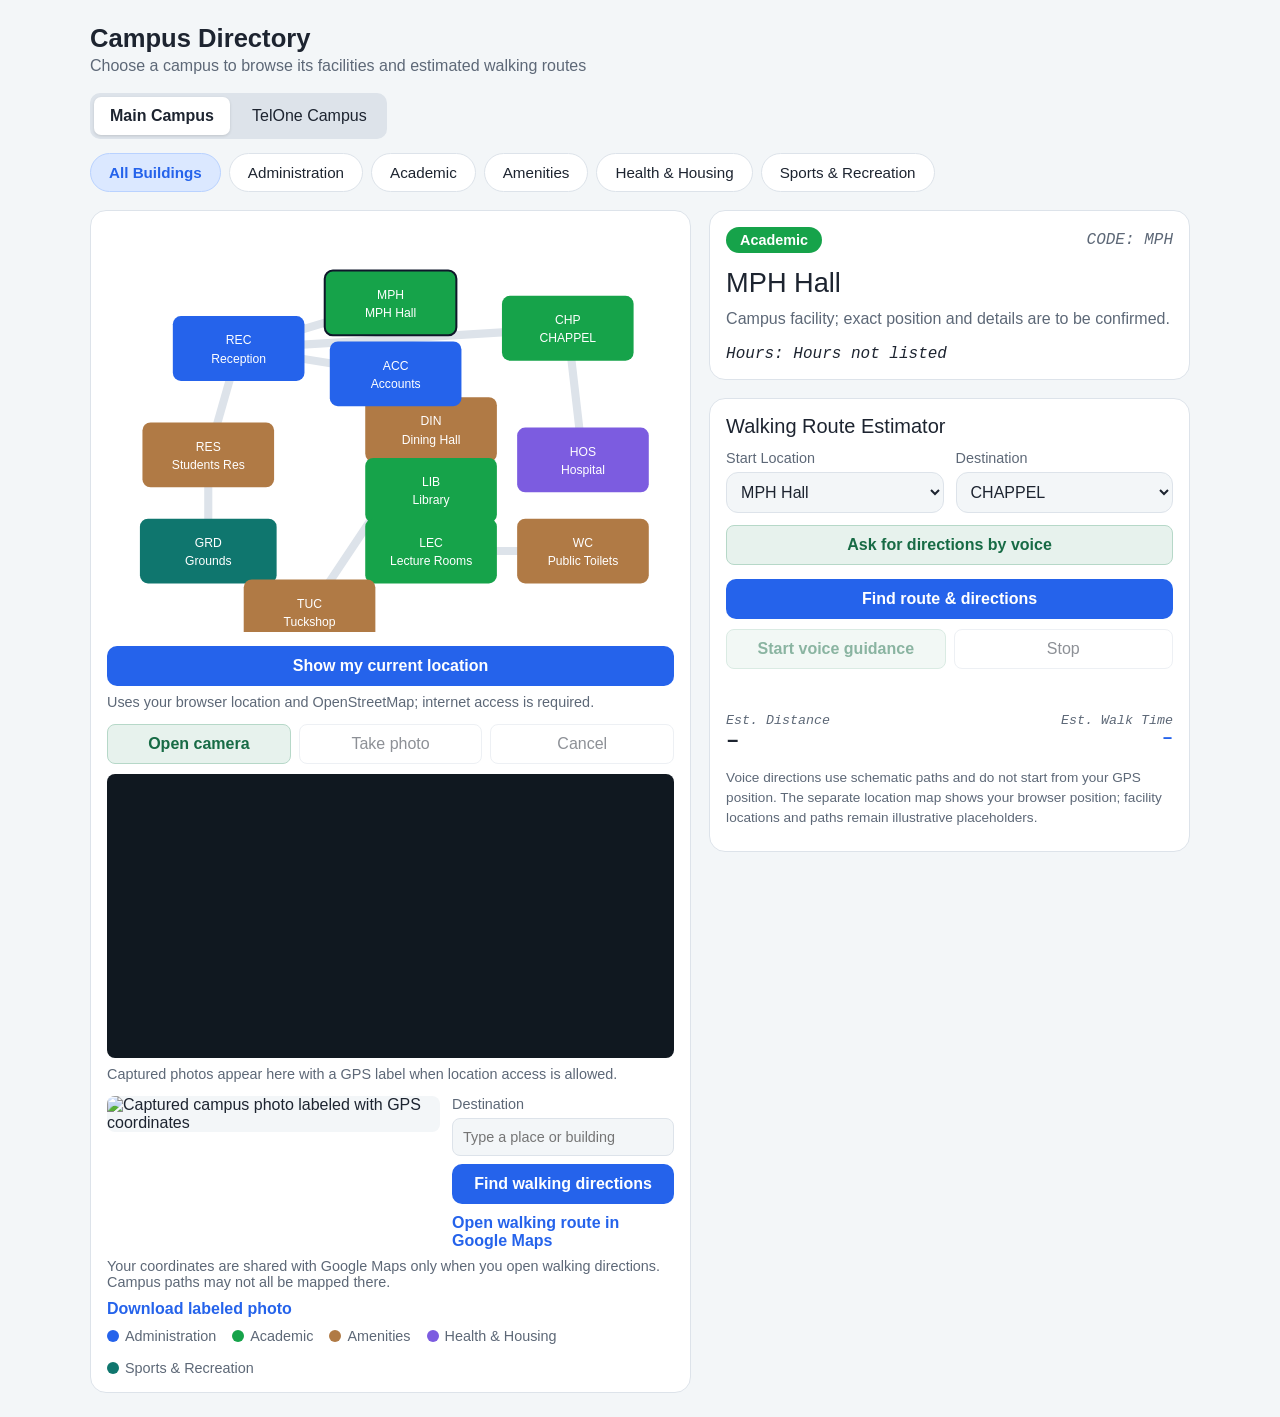
<file: index.html>
<!DOCTYPE html>
<html lang="en">
<head>
<meta charset="UTF-8">
<meta name="viewport" content="width=device-width, initial-scale=1">
<title>Campus Directory</title>
<style>
  :root{
    --bg:#f3f6f8; --card:#ffffff; --text:#1d2430; --muted:#5d6877; --line:#dde3ea;
    --admin:#2563eb; --acad:#16a34a; --amen:#b07a45; --health:#7c5ce0; --sports:#0f766e; --accent:#2563eb;
  }
  @media (prefers-color-scheme: dark){
    :root{--bg:#161b22; --card:#1f262f; --text:#e8edf3; --muted:#9aa6b5; --line:#303a46;}
  }
  *{box-sizing:border-box}
  body{margin:0;background:var(--bg);color:var(--text);font-family:"Segoe UI",Roboto,Helvetica,Arial,sans-serif;padding:24px}
  .wrap{max-width:1100px;margin:0 auto}
  h1{margin:0 0 4px;font-size:1.6rem}
  .sub{color:var(--muted);margin:0 0 18px}
  .tabs{display:flex;flex-wrap:wrap;gap:8px;margin-bottom:18px}
  .tab{border:0;background:var(--card);color:var(--text);padding:10px 18px;border-radius:999px;font-size:.95rem;cursor:pointer;border:1px solid var(--line)}
  .tab.active{background:#dbe8ff;color:var(--accent);font-weight:600;border-color:#b9d2ff}
  .campus-switch{display:flex;gap:6px;padding:4px;margin:0 0 14px;background:var(--line);border-radius:10px;width:max-content;max-width:100%}
  .campus-tab{border:0;border-radius:7px;padding:10px 16px;background:transparent;color:var(--text);font:inherit;cursor:pointer}
  .campus-tab[aria-selected="true"]{background:var(--card);font-weight:600;box-shadow:0 1px 3px #0002}
  .grid{display:grid;grid-template-columns:1.25fr 1fr;gap:18px}
  @media(max-width:820px){.grid{grid-template-columns:1fr}}
  .panel{background:var(--card);border:1px solid var(--line);border-radius:16px;padding:16px}
  svg{width:100%;height:auto;display:block}
  .bld rect{stroke-width:2;stroke:transparent;cursor:pointer;transition:opacity .2s}
  .bld text{fill:#fff;font-size:12px;text-anchor:middle;pointer-events:none}
  .bld.dim{opacity:.18}
  .bld.sel rect{stroke:#0f172a}
  .road{stroke:var(--line);stroke-width:8;stroke-linecap:round;fill:none}
  .route{stroke:var(--accent);stroke-width:3;stroke-dasharray:6 6;fill:none;stroke-linecap:round}
  .legend{display:flex;flex-wrap:wrap;gap:16px;margin-top:10px;color:var(--muted);font-size:.9rem}
  .dot{display:inline-block;width:12px;height:12px;border-radius:50%;margin-right:6px;vertical-align:-1px}
  .badge{display:inline-block;color:#fff;padding:5px 14px;border-radius:999px;font-weight:600;font-size:.9rem}
  .head{display:flex;justify-content:space-between;align-items:center}
  .code{font-family:Consolas,monospace;font-style:italic;color:var(--muted)}
  h2{margin:14px 0 8px;font-size:1.7rem;font-weight:500}
  .desc{color:var(--muted);line-height:1.5;margin:0 0 14px}
  .hours{font-family:Consolas,monospace;font-style:italic}
  h3{margin:0 0 12px;font-weight:500;font-size:1.25rem}
  .sel-row{display:flex;gap:12px}
  .sel-row label{flex:1;font-size:.9rem;color:var(--muted)}
  select{width:100%;margin-top:6px;padding:10px;border-radius:12px;border:1px solid var(--line);background:var(--bg);color:var(--text);font-size:1rem}
  .run-btn{width:100%;margin-top:14px;padding:11px 16px;border:0;border-radius:10px;background:var(--accent);color:#fff;font-size:1rem;font-weight:600;cursor:pointer}
  .run-btn:hover{filter:brightness(.92)}
  .run-btn:focus-visible{outline:3px solid var(--text);outline-offset:3px}
  .voice-controls{display:flex;gap:8px;margin-top:10px}
  .voice-controls button{flex:1;padding:10px;border:1px solid var(--line);border-radius:8px;background:var(--card);color:var(--text);font:inherit;cursor:pointer}
  .request-controls{margin-top:12px}
  .request-controls button{background:#e7f2ed;color:#176b45;border-color:#b6d8c8;font-weight:600}
  .voice-controls button:first-child{background:#e7f2ed;color:#176b45;border-color:#b6d8c8;font-weight:600}
  .voice-controls button:disabled{opacity:.5;cursor:not-allowed}
  .voice-status{min-height:1.4em;margin:8px 0 0;color:var(--muted);font-size:.9rem}
  .location-status{min-height:1.4em;margin:8px 0;color:var(--muted);font-size:.9rem}
  .live-map{width:100%;height:320px;border:1px solid var(--line);border-radius:8px;display:block}
  .camera-preview{display:block;width:100%;max-height:320px;object-fit:contain;margin-top:10px;border-radius:8px;background:#101820}
  .photo-destination{display:grid;grid-template-columns:minmax(0,1.5fr) minmax(180px,1fr);gap:12px;align-items:start;margin-top:10px}
  .location-photo{display:block;width:100%;max-height:320px;object-fit:contain;border-radius:8px;background:var(--bg)}
  .photo-destination label{display:block;color:var(--muted);font-size:.9rem}
  .photo-destination input{width:100%;margin-top:6px;padding:10px;border:1px solid var(--line);border-radius:8px;background:var(--bg);color:var(--text);font:inherit}
  .photo-destination .run-btn{margin-top:8px}
  .photo-link{display:block;margin-top:10px;color:var(--accent);font-weight:600}
  @media(max-width:560px){.photo-destination{grid-template-columns:1fr}}
  .res{display:flex;justify-content:space-between;margin-top:16px;font-family:Consolas,monospace}
  .res small{display:block;font-style:italic;color:var(--muted)}
  .res strong{font-size:1.4rem}
  .res .time{text-align:right}
  .res .time strong{color:var(--accent);font-size:1.15rem}
  .route-note{margin:14px 0 6px;color:var(--muted);font-size:.85rem;line-height:1.45}
  .directions{margin:8px 0 0;padding-left:24px;color:var(--text);line-height:1.5}
  .directions li{padding:5px 0 5px 4px}
  .directions li::marker{color:var(--accent);font-weight:700}
</style>
</head>
<body>
<div class="wrap">
  <h1>Campus Directory</h1>
  <p class="sub">Choose a campus to browse its facilities and estimated walking routes</p>

  <div class="campus-switch" id="campus-switch" role="tablist" aria-label="Choose campus"></div>
  <div class="tabs" id="tabs"></div>

  <div class="grid">
    <div class="panel">
      <svg viewBox="0 0 560 400" id="map" role="img" aria-label="Campus map">
        <g id="roads"></g>
        <path id="route" class="route" d=""/>
        <g id="buildings"></g>
      </svg>
      <button class="run-btn" id="show-location" type="button">Show my current location</button>
      <p class="location-status" id="location-status" aria-live="polite">Uses your browser location and OpenStreetMap; internet access is required.</p>
      <div class="voice-controls">
        <button id="open-camera" type="button">Open camera</button>
        <button id="capture-photo" type="button" disabled>Take photo</button>
        <button id="cancel-camera" type="button" disabled>Cancel</button>
      </div>
      <video class="camera-preview" id="camera-preview" autoplay playsinline muted hidden></video>
      <p class="location-status" id="photo-status" aria-live="polite">Captured photos appear here with a GPS label when location access is allowed.</p>
      <div class="photo-destination">
        <img class="location-photo" id="photo-preview" alt="Captured campus photo labeled with GPS coordinates" hidden>
        <div>
          <label for="photo-destination-input">Destination
            <input id="photo-destination-input" type="text" list="campus-destinations" placeholder="Type a place or building">
          </label>
          <datalist id="campus-destinations"></datalist>
          <button class="run-btn" id="photo-route" type="button" disabled>Find walking directions</button>
          <a class="photo-link" id="external-directions" target="_blank" rel="noopener" hidden>Open walking route in Google Maps</a>
        </div>
      </div>
      <p class="location-status">Your coordinates are shared with Google Maps only when you open walking directions. Campus paths may not all be mapped there.</p>
      <a class="photo-link" id="download-photo" download="campus-location.jpg" hidden>Download labeled photo</a>
      <div id="live-map-container" hidden>
        <iframe class="live-map" id="live-map" title="OpenStreetMap showing your current location" loading="lazy"></iframe>
      </div>
      <div class="legend" id="legend"></div>
    </div>

    <div>
      <div class="panel" id="info" style="margin-bottom:18px"></div>
      <div class="panel">
        <h3>Walking Route Estimator</h3>
        <div class="sel-row">
          <label>Start Location<select id="from"></select></label>
          <label>Destination<select id="to"></select></label>
        </div>
        <div class="voice-controls request-controls">
          <button id="voice-request" type="button" aria-pressed="false">Ask for directions by voice</button>
        </div>
        <button class="run-btn" id="run-route" type="button">Find route &amp; directions</button>
        <div class="voice-controls">
          <button id="speak-route" type="button" disabled>Start voice guidance</button>
          <button id="stop-voice" type="button" disabled>Stop</button>
        </div>
        <p class="voice-status" id="voice-status" aria-live="polite"></p>
        <div class="res" aria-live="polite">
          <div><small>Est. Distance</small><strong id="dist">–</strong></div>
          <div class="time"><small>Est. Walk Time</small><strong id="time">–</strong></div>
        </div>
        <p class="route-note">Voice directions use schematic paths and do not start from your GPS position. The separate location map shows your browser position; facility locations and paths remain illustrative placeholders.</p>
        <ol class="directions" id="directions" aria-live="polite"></ol>
      </div>
    </div>
  </div>
</div>

<script>
const CATS = {
  "Administration":{color:"var(--admin)"},
  "Academic":{color:"var(--acad)"},
  "Amenities":{color:"var(--amen)"},
  "Health & Housing":{color:"var(--health)"},
  "Sports & Recreation":{color:"var(--sports)"}
};
const facility=(code,name,cat,x,y,extra={})=>({code,name,cat,x,y,desc:"Campus facility; exact position and details are to be confirmed.",hours:"Hours not listed",...extra});
let B = [
  facility("MPH","MPH Hall","Academic",280,75),
  facility("CHP","CHAPPEL","Academic",455,100),
  facility("HOS","Hospital","Health & Housing",470,230),
  facility("DIN","Dining Hall","Amenities",320,200),
  facility("GRD","Grounds","Sports & Recreation",100,320,{w:135,h:64}),
  facility("REC","Reception","Administration",130,120),
  facility("ACC","Accounts","Administration",285,145),
  facility("RES","Students Res","Amenities",100,225),
  facility("LIB","Library","Academic",320,260),
  facility("LEC","Lecture Rooms","Academic",320,320),
  facility("WC","Public Toilets","Amenities",470,320),
  facility("TUC","Tuckshop","Amenities",200,380)
];
let PATHS = [["REC","MPH"],["REC","CHP"],["CHP","HOS"],["REC","ACC"],["ACC","DIN"],["DIN","LIB"],["LIB","LEC"],["LEC","WC"],["DIN","TUC"],["REC","RES"],["RES","GRD"],["GRD","TUC"]];
const CAMPUS_DATA = {
  main:{name:"Main Campus",buildings:B,paths:PATHS},
  telone:{
    name:"TelOne Campus",
    buildings:[
      facility("REC","Reception","Administration",130,110),
      facility("GSB","GSB Hall","Academic",310,95),
      facility("PRK","Parking","Amenities",90,250),
      facility("WC","Toilets","Amenities",480,250),
      facility("DIN","Dining Hall","Amenities",285,230),
      facility("LAB","N Labs","Academic",450,120),
      facility("HOS","Hospital","Health & Housing",400,350),
      facility("LIB","Library","Academic",210,345)
    ],
    paths:[["REC","GSB"],["REC","PRK"],["GSB","LAB"],["GSB","DIN"],["PRK","DIN"],["LAB","WC"],["DIN","LIB"],["LIB","HOS"],["WC","HOS"]]
  }
};
let activeCampus="main";
const W=130,H=64, M_PER_UNIT=1.6, WALK_M_PER_MIN=70;
let filter="All Buildings", selected=B[0], tabs=["All Buildings",...Object.keys(CATS)];
let activeRecognition=null;
let currentPosition=null, photoObjectUrl=null, capturedPhotoCanvas=null;
let cameraStream=null;

const $=id=>document.getElementById(id);
const trunc=(s,n)=>s.length>n?s.slice(0,n-1)+"…":s;
const metersBetween=(a,b)=>Math.round(Math.hypot(a.x-b.x,a.y-b.y)*M_PER_UNIT*1.15);

function findRoute(startCode,destinationCode){
  const distances=new Map(B.map(building=>[building.code,Infinity]));
  const previous=new Map();
  const unvisited=new Set(B.map(building=>building.code));
  distances.set(startCode,0);
  while(unvisited.size){
    let currentCode=null;
    for(const code of unvisited){
      if(currentCode===null||distances.get(code)<distances.get(currentCode)) currentCode=code;
    }
    if(currentCode===null||!Number.isFinite(distances.get(currentCode))) break;
    if(currentCode===destinationCode) break;
    unvisited.delete(currentCode);
    for(const [first,second] of PATHS){
      const neighbor=first===currentCode?second:second===currentCode?first:null;
      if(!neighbor||!unvisited.has(neighbor)) continue;
      const current=B.find(building=>building.code===currentCode);
      const next=B.find(building=>building.code===neighbor);
      const candidate=distances.get(currentCode)+Math.hypot(current.x-next.x,current.y-next.y);
      if(candidate<distances.get(neighbor)){
        distances.set(neighbor,candidate);
        previous.set(neighbor,currentCode);
      }
    }
  }
  if(startCode!==destinationCode&&!previous.has(destinationCode)) return [];
  const codes=[destinationCode];
  while(codes[0]!==startCode) codes.unshift(previous.get(codes[0]));
  return codes.map(code=>B.find(building=>building.code===code));
}

function heading(from,to){
  const directions=["east","southeast","south","southwest","west","northwest","north","northeast"];
  const octant=Math.round(Math.atan2(to.y-from.y,to.x-from.x)/(Math.PI/4));
  return directions[(octant+8)%8];
}

function turnAt(previous,current,next){
  const incomingX=current.x-previous.x, incomingY=current.y-previous.y;
  const outgoingX=next.x-current.x, outgoingY=next.y-current.y;
  const cross=incomingX*outgoingY-incomingY*outgoingX;
  if(Math.abs(cross)<1) return "continue straight";
  return cross>0?"turn right":"turn left";
}

function renderDirections(route){
  if(route.length===1){
    $("directions").innerHTML=`<li>You are already at ${route[0].name}.</li>`;
    return;
  }
  const steps=[`Start at ${route[0].name}. Walk ${heading(route[0],route[1])} toward ${route[1].name} for about ${metersBetween(route[0],route[1])} m.`];
  for(let index=1;index<route.length-1;index++){
    const current=route[index], next=route[index+1];
    steps.push(`${turnAt(route[index-1],current,next)} at ${current.name}; continue ${heading(current,next)} toward ${next.name} for about ${metersBetween(current,next)} m.`);
  }
  steps.push(`You have arrived at ${route[route.length-1].name}.`);
  $("directions").innerHTML=steps.map(step=>`<li>${step}</li>`).join("");
}

function startVoiceGuidance(){
  if(!("speechSynthesis" in window)){
    $("voice-status").textContent="Voice guidance is not supported by this browser.";
    return;
  }
  const steps=[...$("directions").querySelectorAll("li")].map(item=>item.textContent);
  if(!steps.length) return;
  speechSynthesis.cancel();
  $("stop-voice").disabled=false;
  let index=0;
  const speakNext=()=>{
    if(index>=steps.length){
      $("voice-status").textContent="Voice directions complete.";
      $("stop-voice").disabled=true;
      return;
    }
    $("voice-status").textContent=`Step ${index+1} of ${steps.length}: ${steps[index]}`;
    const utterance=new SpeechSynthesisUtterance(steps[index]);
    utterance.onend=()=>{index++;speakNext();};
    utterance.onerror=()=>{$("voice-status").textContent="Voice guidance stopped.";$("stop-voice").disabled=true;};
    speechSynthesis.speak(utterance);
  };
  speakNext();
}

function stopVoiceGuidance(){
  if("speechSynthesis" in window) speechSynthesis.cancel();
  $("stop-voice").disabled=true;
  $("voice-status").textContent="Voice guidance stopped.";
}

function handleVoiceRequest(transcript){
  const text=transcript.toLowerCase().replace(/[^a-z0-9\s]/g," ").replace(/\s+/g," ").trim();
  const extraAliases={MPH:["mph"],CHP:["chapel"],RES:["student residence","residences","hostel"],GRD:["sports grounds","field"],TUC:["tuck shop"]};
  const mentions=B.flatMap(building=>[building.name.toLowerCase(),...(extraAliases[building.code]||[])].flatMap(name=>{
    const index=text.indexOf(name);
    return index<0?[]:[{code:building.code,index,end:index+name.length}];
  })).sort((a,b)=>a.index-b.index||b.end-a.end);
  const uniqueMentions=mentions.filter((mention,index)=>mentions.findIndex(item=>item.code===mention.code)===index);
  const fromIndex=text.indexOf("from "), toIndex=text.indexOf("to ");
  let startMention=null, destinationMention=null;
  if(fromIndex>=0&&toIndex>fromIndex){
    startMention=uniqueMentions.find(item=>item.index>=fromIndex+5&&item.index<toIndex);
    destinationMention=uniqueMentions.find(item=>item.index>=toIndex+3);
  }else if(toIndex>=0){
    destinationMention=uniqueMentions.find(item=>item.index>=toIndex+3&&(fromIndex<0||item.index<fromIndex));
    if(fromIndex>=0) startMention=uniqueMentions.find(item=>item.index>=fromIndex+5);
  }else if(uniqueMentions.length===1){
    destinationMention=uniqueMentions[0];
  }
  if(!destinationMention){
    $("voice-status").textContent=`I heard "${transcript}". Try naming a destination, or say "from parking to library."`;
    return;
  }
  if(startMention) $("from").value=startMention.code;
  $("to").value=destinationMention.code;
  selected=B.find(building=>building.code===destinationMention.code);
  drawInfo(); drawMap(); estimate();
}

function startVoiceRequest(){
  if(activeRecognition){
    activeRecognition.stop();
    return;
  }
  const Recognition=window.SpeechRecognition||window.webkitSpeechRecognition;
  if(!Recognition){
    $("voice-status").textContent="Speech input is not supported in this browser. Choose locations from the menus instead.";
    return;
  }
  const recognition=new Recognition();
  activeRecognition=recognition;
  recognition.lang="en-US";
  recognition.interimResults=false;
  recognition.maxAlternatives=1;
  recognition.onstart=()=>{
    $("voice-request").setAttribute("aria-pressed","true");
    $("voice-request").textContent="Stop listening";
    $("voice-status").textContent="Listening for a campus destination.";
  };
  recognition.onresult=event=>{
    const transcript=event.results?.[0]?.[0]?.transcript?.trim();
    if(transcript) handleVoiceRequest(transcript);
    else $("voice-status").textContent="No words were recognized. Try again or type your destination.";
  };
  recognition.onerror=event=>{
    const messages={
      "not-allowed":"Microphone access was denied. Allow microphone access in browser settings and try again.",
      "service-not-allowed":"Speech recognition is blocked by the browser. Check microphone and speech permissions.",
      "no-speech":"No speech was detected. Move closer to the microphone and try again.",
      "audio-capture":"No working microphone was found. Check your device microphone.",
      network:"Speech recognition needs an internet connection. Check your connection and try again.",
      aborted:"Listening stopped.",
      "language-not-supported":"This browser does not support the selected speech language."
    };
    $("voice-status").textContent=messages[event.error]||`Speech recognition failed (${event.error||"unknown error"}). You can choose a destination from the menus.`;
  };
  recognition.onend=()=>{
    if(activeRecognition===recognition){
      activeRecognition=null;
      $("voice-request").setAttribute("aria-pressed","false");
      $("voice-request").textContent="Ask for directions by voice";
    }
  };
  try{
    $("voice-request").setAttribute("aria-pressed","true");
    $("voice-request").textContent="Starting microphone...";
    $("voice-status").textContent="Starting speech recognition...";
    recognition.start();
  }catch(error){
    if(activeRecognition===recognition) activeRecognition=null;
    $("voice-request").setAttribute("aria-pressed","false");
    $("voice-request").textContent="Ask for directions by voice";
    const message=error.name==="NotAllowedError"?"Microphone access was denied. Allow microphone access in browser settings and try again.":"Could not start speech recognition. Check microphone permission and try again.";
    $("voice-status").textContent=message;
  }
}

function showCurrentLocation(){
  if(!navigator.geolocation){
    $("location-status").textContent="Location is not supported by this browser.";
    return;
  }
  const button=$("show-location");
  button.disabled=true;
  $("location-status").textContent="Waiting for location permission...";
  navigator.geolocation.getCurrentPosition(position=>{
    currentPosition=position;
    $("photo-route").disabled=false;
    if(capturedPhotoCanvas){
      const {latitude,longitude}=position.coords;
      renderCapturedPhoto(capturedPhotoCanvas,`GPS: ${latitude.toFixed(6)}, ${longitude.toFixed(6)}`);
    }
    const latitude=position.coords.latitude;
    const longitude=position.coords.longitude;
    const latitudeDelta=0.005;
    const longitudeDelta=latitudeDelta/Math.max(Math.cos(latitude*Math.PI/180),0.2);
    const south=Math.max(-85,latitude-latitudeDelta).toFixed(6);
    const north=Math.min(85,latitude+latitudeDelta).toFixed(6);
    const west=(longitude-longitudeDelta).toFixed(6);
    const east=(longitude+longitudeDelta).toFixed(6);
    const marker=`${latitude.toFixed(6)},${longitude.toFixed(6)}`;
    $("live-map").src=`https://www.openstreetmap.org/export/embed.html?bbox=${west},${south},${east},${north}&layer=mapnik&marker=${marker}`;
    $("live-map-container").hidden=false;
    $("location-status").textContent=`Your location is marked on OpenStreetMap (accuracy about ${Math.round(position.coords.accuracy)} m).`;
    button.disabled=false;
  },error=>{
    const messages={
      1:"Location permission was denied. Allow location access in your browser settings and try again.",
      2:"Your current location is unavailable. Check your device location settings and try again.",
      3:"Location request timed out. Please try again."
    };
    $("location-status").textContent=messages[error.code]||"Could not get your location. Please try again.";
    button.disabled=false;
  },{enableHighAccuracy:true,timeout:15000,maximumAge:0});
}

async function openCamera(){
  if(!navigator.mediaDevices?.getUserMedia){
    $("photo-status").textContent="Camera access is unavailable here. Open this page on HTTPS or localhost and allow camera access.";
    return;
  }
  $("open-camera").disabled=true;
  $("photo-status").textContent="Waiting for camera permission...";
  try{
    cameraStream=await navigator.mediaDevices.getUserMedia({video:{facingMode:{ideal:"environment"}},audio:false});
    const video=$("camera-preview");
    video.srcObject=cameraStream;
    video.hidden=false;
    await video.play();
    $("capture-photo").disabled=false;
    $("cancel-camera").disabled=false;
    $("open-camera").disabled=false;
    $("photo-status").textContent="Camera is on. Position the scene, then take a photo.";
  }catch(error){
    stopCamera();
    const messages={
      NotAllowedError:"Camera permission was denied. Allow camera access in your browser settings and try again.",
      NotFoundError:"No camera was found on this device.",
      NotReadableError:"The camera is busy in another app. Close it there and try again."
    };
    $("photo-status").textContent=messages[error.name]||"Could not open the camera. Try again from HTTPS or localhost.";
  }
}

function stopCamera(){
  if(cameraStream) cameraStream.getTracks().forEach(track=>track.stop());
  cameraStream=null;
  const video=$("camera-preview");
  video.pause();
  video.srcObject=null;
  video.hidden=true;
  $("capture-photo").disabled=true;
  $("cancel-camera").disabled=true;
  $("open-camera").disabled=false;
}

function renderCapturedPhoto(frame,label){
  const stamped=document.createElement("canvas");
  stamped.width=frame.width;
  stamped.height=frame.height;
  const context=stamped.getContext("2d");
  context.drawImage(frame,0,0);
  const bandHeight=Math.max(44,Math.round(frame.height*0.1));
  context.fillStyle="rgba(10,18,24,0.78)";
  context.fillRect(0,frame.height-bandHeight,frame.width,bandHeight);
  context.fillStyle="#ffffff";
  context.font=`${Math.max(16,Math.round(frame.width/42))}px sans-serif`;
  context.fillText(label,16,frame.height-Math.round(bandHeight/3),frame.width-32);
  stamped.toBlob(blob=>{
    if(!blob){
      $("photo-status").textContent="The photo could not be saved. Please try again.";
      return;
    }
    if(photoObjectUrl) URL.revokeObjectURL(photoObjectUrl);
    photoObjectUrl=URL.createObjectURL(blob);
    $("photo-preview").src=photoObjectUrl;
    $("photo-preview").hidden=false;
    $("download-photo").href=photoObjectUrl;
    $("download-photo").hidden=false;
  },"image/jpeg",0.9);
}

function capturePhoto(){
  const video=$("camera-preview");
  if(!cameraStream||!video.videoWidth||!video.videoHeight){
    $("photo-status").textContent="Wait for the camera preview, then try taking the photo again.";
    return;
  }
  const canvas=document.createElement("canvas");
  canvas.width=video.videoWidth;
  canvas.height=video.videoHeight;
  canvas.getContext("2d").drawImage(video,0,0,canvas.width,canvas.height);
  capturedPhotoCanvas=canvas;
  stopCamera();
  $("open-camera").textContent="Retake photo";
  $("photo-status").textContent="Photo captured. Adding GPS coordinates...";
  if(!navigator.geolocation){
    renderCapturedPhoto(canvas,"GPS location unavailable");
    $("photo-status").textContent="Photo captured, but this browser cannot provide a GPS location.";
    return;
  }
  navigator.geolocation.getCurrentPosition(position=>{
    currentPosition=position;
    $("photo-route").disabled=false;
    const {latitude,longitude}=position.coords;
    renderCapturedPhoto(canvas,`GPS: ${latitude.toFixed(6)}, ${longitude.toFixed(6)}`);
    $("photo-status").textContent=`Photo labeled with GPS coordinates (accuracy about ${Math.round(position.coords.accuracy)} m).`;
  },()=>{
    renderCapturedPhoto(canvas,"GPS location unavailable");
    $("photo-status").textContent="Photo captured, but GPS permission or location is unavailable.";
  },{enableHighAccuracy:true,timeout:15000,maximumAge:0});
}

function findWalkingDirections(){
  const destination=$("photo-destination-input").value.trim();
  if(!destination){
    $("photo-status").textContent="Type a destination first.";
    return;
  }
  if(!currentPosition){
    $("photo-status").textContent="Take a photo or show your current location first.";
    return;
  }
  const directionsUrl=new URL("https://www.google.com/maps/dir/");
  directionsUrl.search=new URLSearchParams({
    api:"1",
    origin:`${currentPosition.coords.latitude},${currentPosition.coords.longitude}`,
    destination:`${destination}, ${CAMPUS_DATA[activeCampus].name}, Gweru, Zimbabwe`,
    travelmode:"walking"
  });
  $("external-directions").href=directionsUrl.href;
  $("external-directions").hidden=false;
  $("photo-status").textContent=`Walking directions are ready from your GPS location to ${destination}.`;
}

function updateCampusDestinations(){
  $("campus-destinations").innerHTML=B.map(building=>`<option value="${building.name}"></option>`).join("");
  $("photo-destination-input").value="";
  $("external-directions").hidden=true;
}

function drawTabs(){
  $("tabs").innerHTML=tabs.map(t=>`<button class="tab ${t===filter?'active':''}" data-t="${t}">${t}</button>`).join("");
  $("tabs").querySelectorAll("button").forEach(b=>b.onclick=()=>{filter=b.dataset.t;drawTabs();drawMap();});
}
function drawCampusSwitch(){
  const campusSwitch=$("campus-switch");
  campusSwitch.innerHTML=Object.entries(CAMPUS_DATA).map(([key,campus])=>`<button class="campus-tab" type="button" role="tab" aria-selected="${key===activeCampus}" data-campus="${key}">${campus.name}</button>`).join("");
  campusSwitch.querySelectorAll("button").forEach(button=>button.onclick=()=>{
    activeCampus=button.dataset.campus;
    B=CAMPUS_DATA[activeCampus].buildings;
    PATHS=CAMPUS_DATA[activeCampus].paths;
    filter="All Buildings";
    selected=B[0];
    const options=B.map(building=>`<option value="${building.code}">${building.name}</option>`).join("");
    $("from").innerHTML=options; $("to").innerHTML=options;
    $("from").value=B[0].code; $("to").value=B[1].code;
    updateCampusDestinations();
    drawCampusSwitch(); drawTabs(); drawMap(); drawInfo(); clearEstimate();
  });
}
function drawMap(){
  $("map").setAttribute("aria-label",`${CAMPUS_DATA[activeCampus].name} schematic map`);
  $("roads").innerHTML=PATHS.map(([fromCode,toCode])=>{
    const from=B.find(building=>building.code===fromCode), to=B.find(building=>building.code===toCode);
    return `<path class="road" d="M${from.x} ${from.y} L${to.x} ${to.y}"/>`;
  }).join("");
  $("buildings").innerHTML=B.map(b=>{
    const dim = filter!=="All Buildings" && b.cat!==filter;
    const width=b.w||W, height=b.h||H;
    return `<g class="bld ${dim?'dim':''} ${b===selected?'sel':''}" data-c="${b.code}">
      <rect x="${b.x-width/2}" y="${b.y-height/2}" width="${width}" height="${height}" rx="8" fill="${CATS[b.cat].color}"/>
      <text x="${b.x}" y="${b.y-4}">${b.code}</text>
      <text x="${b.x}" y="${b.y+14}">${trunc(b.name,16)}</text></g>`;
  }).join("");
  $("buildings").querySelectorAll(".bld").forEach(g=>g.onclick=()=>{
    selected=B.find(b=>b.code===g.dataset.c);
    $("from").value=selected.code; drawInfo(); clearEstimate(); drawMap();
  });
}
function drawInfo(){
  const b=selected;
  $("info").innerHTML=`<div class="head"><span class="badge" style="background:${CATS[b.cat].color}">${b.cat}</span><span class="code">CODE: ${b.code}</span></div>
  <h2>${b.name}</h2><p class="desc">${b.desc}</p><div class="hours">Hours: ${b.hours}</div>`;
}
function estimate(){
  if("speechSynthesis" in window) speechSynthesis.cancel();
  $("voice-status").textContent="";
  $("stop-voice").disabled=true;
  const a=B.find(x=>x.code===$("from").value), d=B.find(x=>x.code===$("to").value);
  const route=findRoute(a.code,d.code);
  if(!route.length){
    $("dist").textContent="No route";
    $("time").textContent="–";
    $("route").setAttribute("d","");
    $("directions").innerHTML="<li>No connected campus path was found.</li>";
    $("speak-route").disabled=true;
    return;
  }
  const m=route.slice(1).reduce((total,building,index)=>total+metersBetween(route[index],building),0);
  $("dist").textContent=a===d?"0 m":m+" m";
  $("time").textContent=a===d?"You're here":Math.max(1,Math.round(m/WALK_M_PER_MIN))+" min walk";
  $("route").setAttribute("d",route.length===1?"":`M${route.map(building=>`${building.x} ${building.y}`).join(" L")}`);
  renderDirections(route);
  $("speak-route").disabled=false;
}
function clearEstimate(){
  if("speechSynthesis" in window) speechSynthesis.cancel();
  $("voice-status").textContent="";
  $("speak-route").disabled=true;
  $("stop-voice").disabled=true;
  $("dist").textContent="–";
  $("time").textContent="–";
  $("route").setAttribute("d","");
  $("directions").innerHTML="";
}
function init(){
  const opts=B.map(b=>`<option value="${b.code}">${b.name}</option>`).join("");
  $("from").innerHTML=opts; $("to").innerHTML=opts;
  $("from").value=B[0].code; $("to").value=B[1].code;
  $("from").onchange=()=>{selected=B.find(b=>b.code===$("from").value);drawInfo();drawMap();clearEstimate();};
  $("to").onchange=clearEstimate;
  $("run-route").onclick=estimate;
  $("voice-request").onclick=startVoiceRequest;
  $("show-location").onclick=showCurrentLocation;
  $("open-camera").onclick=openCamera;
  $("capture-photo").onclick=capturePhoto;
  $("cancel-camera").onclick=()=>{stopCamera();$("photo-status").textContent="Camera closed. No photo was taken.";};
  $("photo-route").onclick=findWalkingDirections;
  $("speak-route").onclick=startVoiceGuidance;
  $("stop-voice").onclick=stopVoiceGuidance;
  $("legend").innerHTML=Object.entries(CATS).map(([k,v])=>`<span><i class="dot" style="background:${v.color}"></i>${k}</span>`).join("");
  updateCampusDestinations(); drawCampusSwitch(); drawTabs(); drawMap(); drawInfo(); clearEstimate();
}
init();
</script>
</body>
</html>
</file>
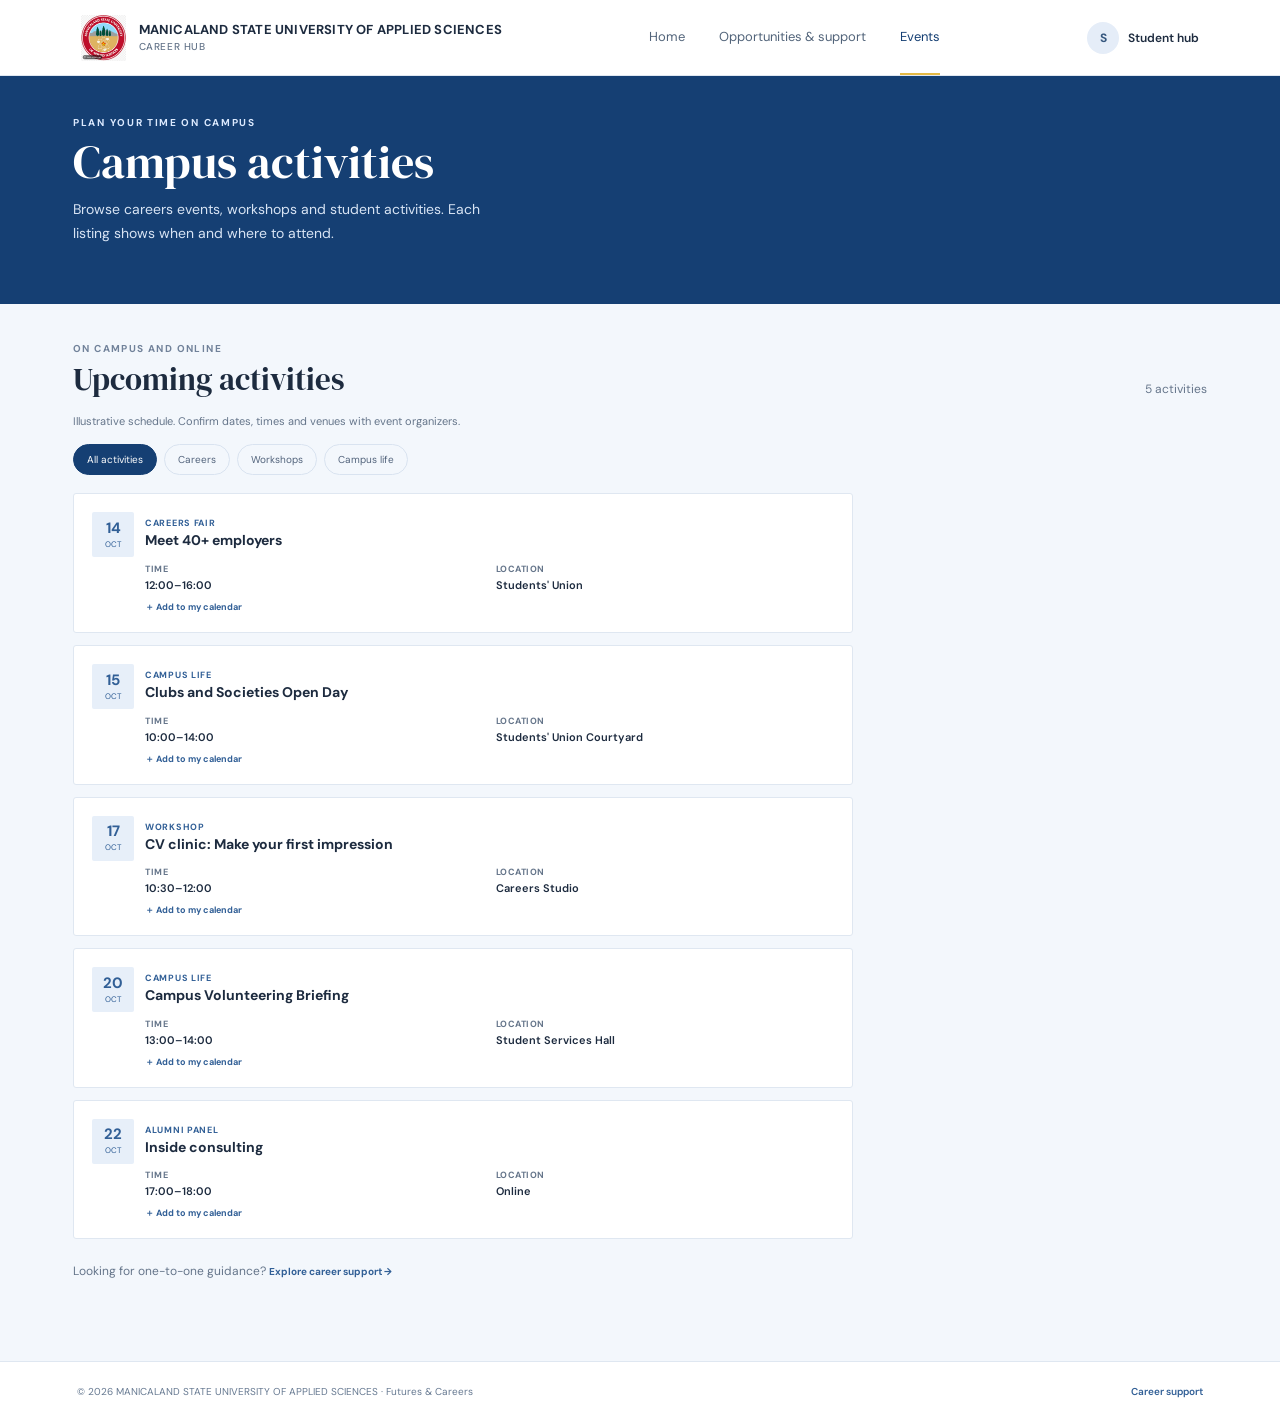
<file: events.html>
<!DOCTYPE html>
<html lang="en">
<head>
	<meta charset="UTF-8">
	<meta name="viewport" content="width=device-width, initial-scale=1.0">
	<meta name="theme-color" content="#153f73">
	<title>Campus Activities | MANICALAND STATE UNIVERSITY OF APPLIED SCIENCES Careers</title>
	<link rel="preconnect" href="https://fonts.googleapis.com">
	<link rel="preconnect" href="https://fonts.gstatic.com" crossorigin>
	<link href="https://fonts.googleapis.com/css2?family=DM+Sans:wght@400;500;600;700&family=DM+Serif+Display&display=swap" rel="stylesheet">
	<link rel="stylesheet" href="238.css">
	<script src="238.js" defer></script>
</head>
<body>
	<header class="topbar">
		<a class="brand" href="238.html" aria-label="MANICALAND STATE UNIVERSITY OF APPLIED SCIENCES Careers home"><img class="brand-logo" src="LOG.jpeg" alt="MANICALAND STATE UNIVERSITY OF APPLIED SCIENCES logo"><span class="brand-name">MANICALAND STATE UNIVERSITY OF APPLIED SCIENCES<span>Career Hub</span></span></a>
		<nav class="nav" aria-label="Main navigation"><a href="238.html">Home</a><a href="opportunities.html">Opportunities &amp; support</a><a class="active" href="events.html" aria-current="page">Events</a></nav>
		<a class="student-link" href="opportunities.html#career-support"><span class="student-avatar" aria-hidden="true">S</span><span>Student hub</span></a>
	</header>
	<section class="page-banner"><div class="page-banner-inner"><p class="eyebrow">Plan your time on campus</p><h1>Campus activities</h1><p class="hero-copy">Browse careers events, workshops and student activities. Each listing shows when and where to attend.</p></div></section>
	<main class="main subpage-main">
		<div class="welcome-row"><div><p class="section-kicker">On campus and online</p><h2>Upcoming activities</h2></div><span class="welcome-note" id="activityCount" aria-live="polite"></span></div>
		<p class="schedule-note">Illustrative schedule. Confirm dates, times and venues with event organizers.</p>
		<div class="filters activity-filters" role="group" aria-label="Filter campus activities">
			<button class="filter-chip activity-filter" type="button" data-activity-filter="all" aria-pressed="true">All activities</button>
			<button class="filter-chip activity-filter" type="button" data-activity-filter="careers" aria-pressed="false">Careers</button>
			<button class="filter-chip activity-filter" type="button" data-activity-filter="workshops" aria-pressed="false">Workshops</button>
			<button class="filter-chip activity-filter" type="button" data-activity-filter="campus" aria-pressed="false">Campus life</button>
		</div>
		<div class="event-list">
			<article class="event activity-card" data-activity-type="careers"><div class="event-date"><b>14</b><span>Oct</span></div><div class="event-content"><span class="activity-kind">Careers fair</span><h3>Meet 40+ employers</h3><div class="activity-details"><p><span>Time</span><strong>12:00–16:00</strong></p><p><span>Location</span><strong>Students' Union</strong></p></div><button class="rsvp" type="button" aria-pressed="false">＋ Add to my calendar</button></div></article>
			<article class="event activity-card" data-activity-type="campus"><div class="event-date"><b>15</b><span>Oct</span></div><div class="event-content"><span class="activity-kind">Campus life</span><h3>Clubs and Societies Open Day</h3><div class="activity-details"><p><span>Time</span><strong>10:00–14:00</strong></p><p><span>Location</span><strong>Students' Union Courtyard</strong></p></div><button class="rsvp" type="button" aria-pressed="false">＋ Add to my calendar</button></div></article>
			<article class="event activity-card" data-activity-type="workshops"><div class="event-date"><b>17</b><span>Oct</span></div><div class="event-content"><span class="activity-kind">Workshop</span><h3>CV clinic: Make your first impression</h3><div class="activity-details"><p><span>Time</span><strong>10:30–12:00</strong></p><p><span>Location</span><strong>Careers Studio</strong></p></div><button class="rsvp" type="button" aria-pressed="false">＋ Add to my calendar</button></div></article>
			<article class="event activity-card" data-activity-type="campus"><div class="event-date"><b>20</b><span>Oct</span></div><div class="event-content"><span class="activity-kind">Campus life</span><h3>Campus Volunteering Briefing</h3><div class="activity-details"><p><span>Time</span><strong>13:00–14:00</strong></p><p><span>Location</span><strong>Student Services Hall</strong></p></div><button class="rsvp" type="button" aria-pressed="false">＋ Add to my calendar</button></div></article>
			<article class="event activity-card" data-activity-type="careers"><div class="event-date"><b>22</b><span>Oct</span></div><div class="event-content"><span class="activity-kind">Alumni panel</span><h3>Inside consulting</h3><div class="activity-details"><p><span>Time</span><strong>17:00–18:00</strong></p><p><span>Location</span><strong>Online</strong></p></div><button class="rsvp" type="button" aria-pressed="false">＋ Add to my calendar</button></div></article>
		</div>
		<div class="empty-state" id="activityEmpty"><strong>No activities in this category.</strong>Choose another activity type to see more.</div>
		<p class="page-next">Looking for one-to-one guidance? <a class="text-link" href="opportunities.html#career-support">Explore career support →</a></p>
	</main>
	<footer><span>© 2026 MANICALAND STATE UNIVERSITY OF APPLIED SCIENCES · Futures &amp; Careers</span><a href="opportunities.html#career-support">Career support</a></footer>
	<div class="toast" id="toast" role="status" aria-live="polite"></div>
</body>
</html>
</file>
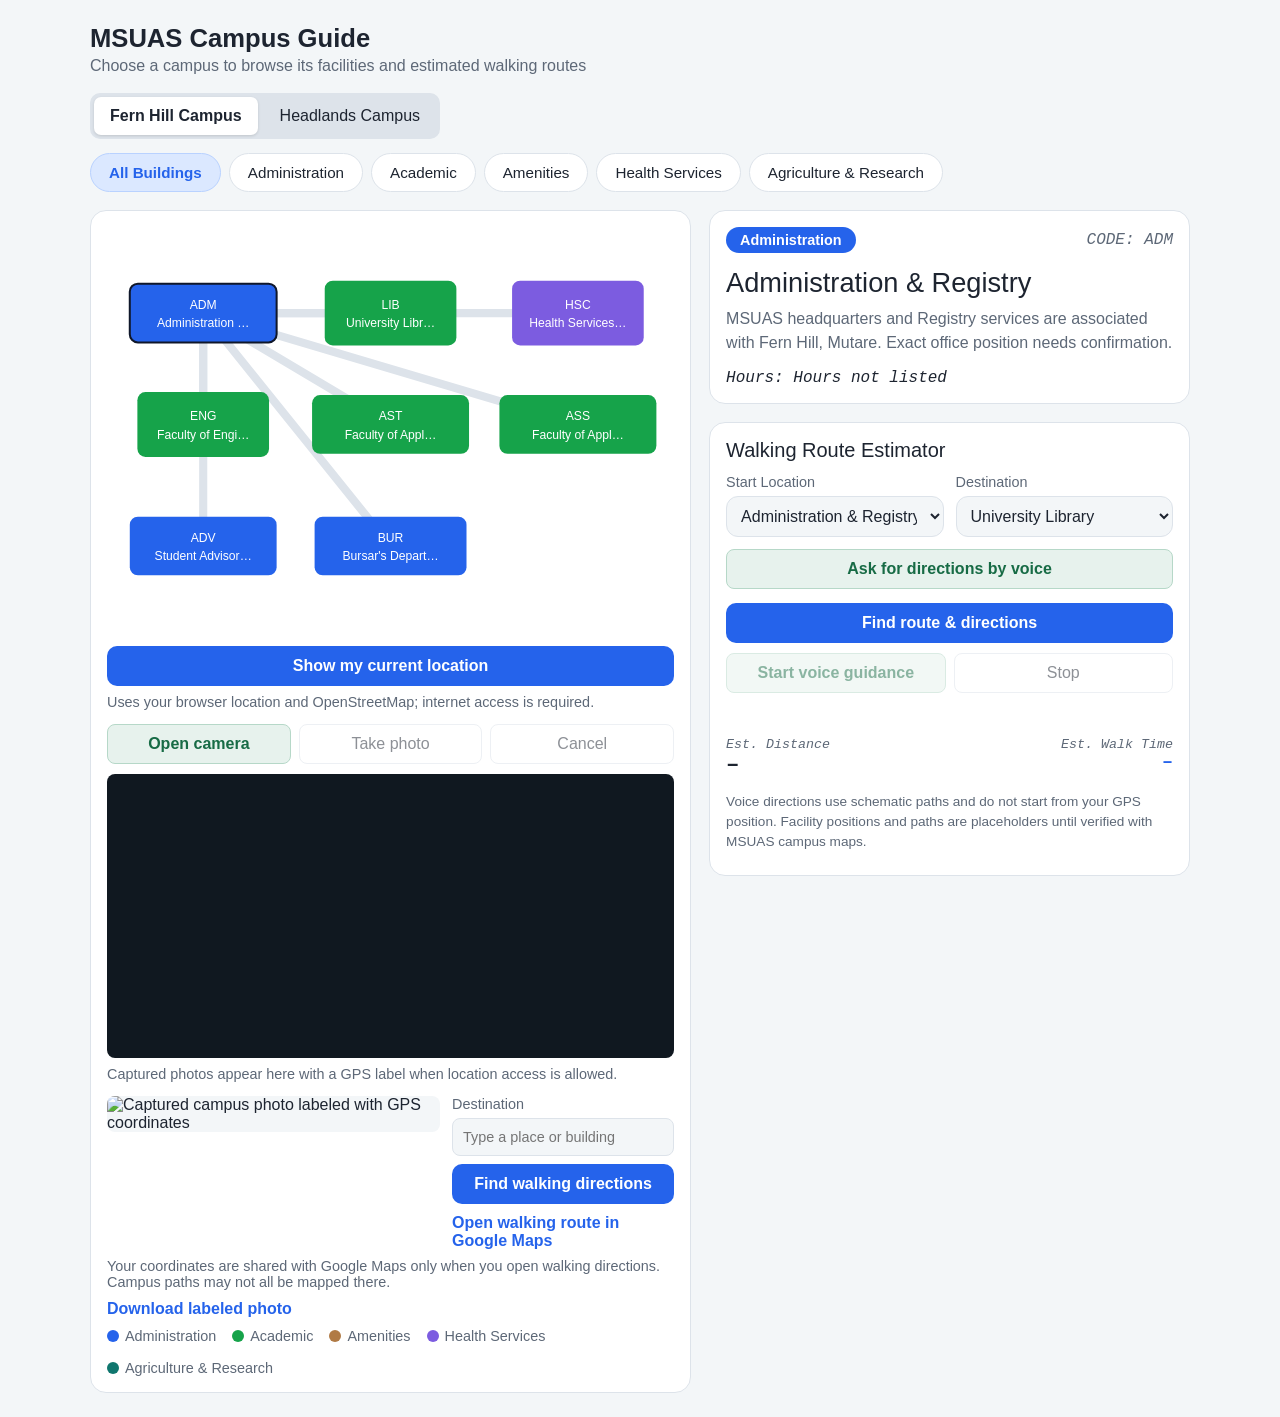
<file: MSU-Campus-Guide.html>
<!DOCTYPE html>
<html lang="en">
<head>
<meta charset="UTF-8">
<meta name="viewport" content="width=device-width, initial-scale=1">
<title>MSUAS Campus Guide</title>
<style>
  :root{
    --bg:#f3f6f8; --card:#ffffff; --text:#1d2430; --muted:#5d6877; --line:#dde3ea;
    --admin:#2563eb; --acad:#16a34a; --amen:#b07a45; --health:#7c5ce0; --research:#0f766e; --accent:#2563eb;
  }
  @media (prefers-color-scheme: dark){
    :root{--bg:#161b22; --card:#1f262f; --text:#e8edf3; --muted:#9aa6b5; --line:#303a46;}
  }
  *{box-sizing:border-box}
  body{margin:0;background:var(--bg);color:var(--text);font-family:"Segoe UI",Roboto,Helvetica,Arial,sans-serif;padding:24px}
  .wrap{max-width:1100px;margin:0 auto}
  h1{margin:0 0 4px;font-size:1.6rem}
  .sub{color:var(--muted);margin:0 0 18px}
  .tabs{display:flex;flex-wrap:wrap;gap:8px;margin-bottom:18px}
  .tab{border:0;background:var(--card);color:var(--text);padding:10px 18px;border-radius:999px;font-size:.95rem;cursor:pointer;border:1px solid var(--line)}
  .tab.active{background:#dbe8ff;color:var(--accent);font-weight:600;border-color:#b9d2ff}
  .campus-switch{display:flex;gap:6px;padding:4px;margin:0 0 14px;background:var(--line);border-radius:10px;width:max-content;max-width:100%}
  .campus-tab{border:0;border-radius:7px;padding:10px 16px;background:transparent;color:var(--text);font:inherit;cursor:pointer}
  .campus-tab[aria-selected="true"]{background:var(--card);font-weight:600;box-shadow:0 1px 3px #0002}
  .grid{display:grid;grid-template-columns:1.25fr 1fr;gap:18px}
  @media(max-width:820px){.grid{grid-template-columns:1fr}}
  .panel{background:var(--card);border:1px solid var(--line);border-radius:16px;padding:16px}
  svg{width:100%;height:auto;display:block}
  .bld rect{stroke-width:2;stroke:transparent;cursor:pointer;transition:opacity .2s}
  .bld text{fill:#fff;font-size:12px;text-anchor:middle;pointer-events:none}
  .bld.dim{opacity:.18}
  .bld.sel rect{stroke:#0f172a}
  .road{stroke:var(--line);stroke-width:8;stroke-linecap:round;fill:none}
  .route{stroke:var(--accent);stroke-width:3;stroke-dasharray:6 6;fill:none;stroke-linecap:round}
  .legend{display:flex;flex-wrap:wrap;gap:16px;margin-top:10px;color:var(--muted);font-size:.9rem}
  .dot{display:inline-block;width:12px;height:12px;border-radius:50%;margin-right:6px;vertical-align:-1px}
  .badge{display:inline-block;color:#fff;padding:5px 14px;border-radius:999px;font-weight:600;font-size:.9rem}
  .head{display:flex;justify-content:space-between;align-items:center}
  .code{font-family:Consolas,monospace;font-style:italic;color:var(--muted)}
  h2{margin:14px 0 8px;font-size:1.7rem;font-weight:500}
  .desc{color:var(--muted);line-height:1.5;margin:0 0 14px}
  .hours{font-family:Consolas,monospace;font-style:italic}
  h3{margin:0 0 12px;font-weight:500;font-size:1.25rem}
  .sel-row{display:flex;gap:12px}
  .sel-row label{flex:1;font-size:.9rem;color:var(--muted)}
  select{width:100%;margin-top:6px;padding:10px;border-radius:12px;border:1px solid var(--line);background:var(--bg);color:var(--text);font-size:1rem}
  .run-btn{width:100%;margin-top:14px;padding:11px 16px;border:0;border-radius:10px;background:var(--accent);color:#fff;font-size:1rem;font-weight:600;cursor:pointer}
  .run-btn:hover{filter:brightness(.92)}
  .run-btn:focus-visible{outline:3px solid var(--text);outline-offset:3px}
  .voice-controls{display:flex;gap:8px;margin-top:10px}
  .voice-controls button{flex:1;padding:10px;border:1px solid var(--line);border-radius:8px;background:var(--card);color:var(--text);font:inherit;cursor:pointer}
  .request-controls{margin-top:12px}
  .request-controls button{background:#e7f2ed;color:#176b45;border-color:#b6d8c8;font-weight:600}
  .voice-controls button:first-child{background:#e7f2ed;color:#176b45;border-color:#b6d8c8;font-weight:600}
  .voice-controls button:disabled{opacity:.5;cursor:not-allowed}
  .voice-status{min-height:1.4em;margin:8px 0 0;color:var(--muted);font-size:.9rem}
  .location-status{min-height:1.4em;margin:8px 0;color:var(--muted);font-size:.9rem}
  .live-map{width:100%;height:320px;border:1px solid var(--line);border-radius:8px;display:block}
  .camera-preview{display:block;width:100%;max-height:320px;object-fit:contain;margin-top:10px;border-radius:8px;background:#101820}
  .photo-destination{display:grid;grid-template-columns:minmax(0,1.5fr) minmax(180px,1fr);gap:12px;align-items:start;margin-top:10px}
  .location-photo{display:block;width:100%;max-height:320px;object-fit:contain;border-radius:8px;background:var(--bg)}
  .photo-destination label{display:block;color:var(--muted);font-size:.9rem}
  .photo-destination input{width:100%;margin-top:6px;padding:10px;border:1px solid var(--line);border-radius:8px;background:var(--bg);color:var(--text);font:inherit}
  .photo-destination .run-btn{margin-top:8px}
  .photo-link{display:block;margin-top:10px;color:var(--accent);font-weight:600}
  @media(max-width:560px){.photo-destination{grid-template-columns:1fr}}
  .res{display:flex;justify-content:space-between;margin-top:16px;font-family:Consolas,monospace}
  .res small{display:block;font-style:italic;color:var(--muted)}
  .res strong{font-size:1.4rem}
  .res .time{text-align:right}
  .res .time strong{color:var(--accent);font-size:1.15rem}
  .route-note{margin:14px 0 6px;color:var(--muted);font-size:.85rem;line-height:1.45}
  .directions{margin:8px 0 0;padding-left:24px;color:var(--text);line-height:1.5}
  .directions li{padding:5px 0 5px 4px}
  .directions li::marker{color:var(--accent);font-weight:700}
</style>
</head>
<body>
<div class="wrap">
  <h1>MSUAS Campus Guide</h1>
  <p class="sub">Choose a campus to browse its facilities and estimated walking routes</p>

  <div class="campus-switch" id="campus-switch" role="tablist" aria-label="Choose campus"></div>
  <div class="tabs" id="tabs"></div>

  <div class="grid">
    <div class="panel">
      <svg viewBox="0 0 560 400" id="map" role="img" aria-label="Campus map">
        <g id="roads"></g>
        <path id="route" class="route" d=""/>
        <g id="buildings"></g>
      </svg>
      <button class="run-btn" id="show-location" type="button">Show my current location</button>
      <p class="location-status" id="location-status" aria-live="polite">Uses your browser location and OpenStreetMap; internet access is required.</p>
      <div class="voice-controls">
        <button id="open-camera" type="button">Open camera</button>
        <button id="capture-photo" type="button" disabled>Take photo</button>
        <button id="cancel-camera" type="button" disabled>Cancel</button>
      </div>
      <video class="camera-preview" id="camera-preview" autoplay playsinline muted hidden></video>
      <p class="location-status" id="photo-status" aria-live="polite">Captured photos appear here with a GPS label when location access is allowed.</p>
      <div class="photo-destination">
        <img class="location-photo" id="photo-preview" alt="Captured campus photo labeled with GPS coordinates" hidden>
        <div>
          <label for="photo-destination-input">Destination
            <input id="photo-destination-input" type="text" list="campus-destinations" placeholder="Type a place or building">
          </label>
          <datalist id="campus-destinations"></datalist>
          <button class="run-btn" id="photo-route" type="button" disabled>Find walking directions</button>
          <a class="photo-link" id="external-directions" target="_blank" rel="noopener" hidden>Open walking route in Google Maps</a>
        </div>
      </div>
      <p class="location-status">Your coordinates are shared with Google Maps only when you open walking directions. Campus paths may not all be mapped there.</p>
      <a class="photo-link" id="download-photo" download="campus-location.jpg" hidden>Download labeled photo</a>
      <div id="live-map-container" hidden>
        <iframe class="live-map" id="live-map" title="OpenStreetMap showing your current location" loading="lazy"></iframe>
      </div>
      <div class="legend" id="legend"></div>
    </div>

    <div>
      <div class="panel" id="info" style="margin-bottom:18px"></div>
      <div class="panel">
        <h3>Walking Route Estimator</h3>
        <div class="sel-row">
          <label>Start Location<select id="from"></select></label>
          <label>Destination<select id="to"></select></label>
        </div>
        <div class="voice-controls request-controls">
          <button id="voice-request" type="button" aria-pressed="false">Ask for directions by voice</button>
        </div>
        <button class="run-btn" id="run-route" type="button">Find route &amp; directions</button>
        <div class="voice-controls">
          <button id="speak-route" type="button" disabled>Start voice guidance</button>
          <button id="stop-voice" type="button" disabled>Stop</button>
        </div>
        <p class="voice-status" id="voice-status" aria-live="polite"></p>
        <div class="res" aria-live="polite">
          <div><small>Est. Distance</small><strong id="dist">–</strong></div>
          <div class="time"><small>Est. Walk Time</small><strong id="time">–</strong></div>
        </div>
        <p class="route-note">Voice directions use schematic paths and do not start from your GPS position. Facility positions and paths are placeholders until verified with MSUAS campus maps.</p>
        <ol class="directions" id="directions" aria-live="polite"></ol>
      </div>
    </div>
  </div>
</div>

<script>
const CATS = {
  "Administration":{color:"var(--admin)"},
  "Academic":{color:"var(--acad)"},
  "Amenities":{color:"var(--amen)"},
  "Health Services":{color:"var(--health)"},
  "Agriculture & Research":{color:"var(--research)"}
};
const facility=(code,name,cat,x,y,extra={})=>({code,name,cat,x,y,desc:"Campus facility; exact position and details are to be confirmed.",hours:"Hours not listed",...extra});
let B = [
  facility("ADM","Administration & Registry","Administration",95,85,{w:145,h:58,desc:"MSUAS headquarters and Registry services are associated with Fern Hill, Mutare. Exact office position needs confirmation."}),
  facility("LIB","University Library","Academic",280,85,{desc:"The official MSUAS Library serves learning and research. Confirm its exact building entrance on campus."}),
  facility("HSC","Health Services Clinic","Health Services",465,85,{desc:"MSUAS lists an on-campus Health Services clinic at Fern Hill. Confirm the clinic entrance before publishing routes."}),
  facility("ENG","Faculty of Engineering","Academic",95,195,{desc:"Official MSUAS faculty destination. The map position is schematic; confirm the faculty office location."}),
  facility("AST","Faculty of Applied Science & Technology","Academic",280,195,{w:155,h:58,desc:"Official MSUAS faculty destination. The map position is schematic; confirm the faculty office location."}),
  facility("ASS","Faculty of Applied Social Sciences","Academic",465,195,{w:155,h:58,desc:"Official MSUAS faculty destination. The map position is schematic; confirm the faculty office location."}),
  facility("ADV","Student Advisory Office","Administration",95,315,{w:145,h:58,desc:"MSUAS lists no on-campus accommodation; Student Advisory can direct students to the university's off-campus housing information."}),
  facility("BUR","Bursar's Department","Administration",280,315,{w:150,h:58,desc:"MSUAS lists the Bursar's Department. Confirm the office location before publishing."})
];
let PATHS = [["ADM","LIB"],["ADM","HSC"],["ADM","ENG"],["ADM","AST"],["ADM","ASS"],["ADM","ADV"],["ADM","BUR"]];
const CAMPUS_DATA = {
  fernhill:{name:"Fern Hill Campus",mapDestination:"Fern Hill, Mutare, Zimbabwe",buildings:B,paths:PATHS},
  headlands:{
    name:"Headlands Campus",
    mapDestination:"Headlands, Makoni District, Zimbabwe",
    buildings:[
      facility("HUB","Agricultural Innovation Hub","Academic",280,70,{w:170,h:58,desc:"Headlands is MSUAS's agricultural innovation hub. The marker is schematic; confirm visitor access and the correct entrance."}),
      facility("AES","Faculty of Agricultural Science & Environmental Sustainability","Academic",95,185,{w:160,h:58,desc:"Official MSUAS faculty destination associated here with Headlands' agricultural focus. Confirm its exact building location."}),
      facility("ABM","Faculty of Agribusiness Management","Academic",465,185,{w:155,h:58,desc:"Official MSUAS faculty destination associated here with Headlands' agricultural focus. Confirm its exact building location."}),
      facility("CROP","Crop Production & Irrigation Fields","Agriculture & Research",95,310,{w:165,h:58,desc:"MSUAS reports crop production and irrigation projects at Headlands. Field access and walking routes must be confirmed."}),
      facility("CONS","Game Park & Conservancy","Agriculture & Research",465,310,{w:160,h:58,desc:"MSUAS reports a Headlands game park and conservancy project. Access may be restricted; confirm permission before visiting."}),
      facility("API","Apiary & Animal Husbandry Projects","Agriculture & Research",280,350,{w:180,h:58,desc:"MSUAS reports apiary and animal husbandry projects at Headlands. Confirm locations and access with the university."})
    ],
    paths:[["HUB","AES"],["HUB","ABM"],["HUB","CROP"],["HUB","CONS"],["HUB","API"]]
  }
};
let activeCampus="fernhill";
const W=130,H=64, M_PER_UNIT=1.6, WALK_M_PER_MIN=70;
let filter="All Buildings", selected=B[0], tabs=["All Buildings",...Object.keys(CATS)];
let activeRecognition=null;
let currentPosition=null, photoObjectUrl=null, capturedPhotoCanvas=null;
let cameraStream=null;

const $=id=>document.getElementById(id);
const trunc=(s,n)=>s.length>n?s.slice(0,n-1)+"…":s;
const metersBetween=(a,b)=>Math.round(Math.hypot(a.x-b.x,a.y-b.y)*M_PER_UNIT*1.15);

function findRoute(startCode,destinationCode){
  const distances=new Map(B.map(building=>[building.code,Infinity]));
  const previous=new Map();
  const unvisited=new Set(B.map(building=>building.code));
  distances.set(startCode,0);
  while(unvisited.size){
    let currentCode=null;
    for(const code of unvisited){
      if(currentCode===null||distances.get(code)<distances.get(currentCode)) currentCode=code;
    }
    if(currentCode===null||!Number.isFinite(distances.get(currentCode))) break;
    if(currentCode===destinationCode) break;
    unvisited.delete(currentCode);
    for(const [first,second] of PATHS){
      const neighbor=first===currentCode?second:second===currentCode?first:null;
      if(!neighbor||!unvisited.has(neighbor)) continue;
      const current=B.find(building=>building.code===currentCode);
      const next=B.find(building=>building.code===neighbor);
      const candidate=distances.get(currentCode)+Math.hypot(current.x-next.x,current.y-next.y);
      if(candidate<distances.get(neighbor)){
        distances.set(neighbor,candidate);
        previous.set(neighbor,currentCode);
      }
    }
  }
  if(startCode!==destinationCode&&!previous.has(destinationCode)) return [];
  const codes=[destinationCode];
  while(codes[0]!==startCode) codes.unshift(previous.get(codes[0]));
  return codes.map(code=>B.find(building=>building.code===code));
}

function heading(from,to){
  const directions=["east","southeast","south","southwest","west","northwest","north","northeast"];
  const octant=Math.round(Math.atan2(to.y-from.y,to.x-from.x)/(Math.PI/4));
  return directions[(octant+8)%8];
}

function turnAt(previous,current,next){
  const incomingX=current.x-previous.x, incomingY=current.y-previous.y;
  const outgoingX=next.x-current.x, outgoingY=next.y-current.y;
  const cross=incomingX*outgoingY-incomingY*outgoingX;
  if(Math.abs(cross)<1) return "continue straight";
  return cross>0?"turn right":"turn left";
}

function renderDirections(route){
  if(route.length===1){
    $("directions").innerHTML=`<li>You are already at ${route[0].name}.</li>`;
    return;
  }
  const steps=[`Start at ${route[0].name}. Walk ${heading(route[0],route[1])} toward ${route[1].name} for about ${metersBetween(route[0],route[1])} m.`];
  for(let index=1;index<route.length-1;index++){
    const current=route[index], next=route[index+1];
    steps.push(`${turnAt(route[index-1],current,next)} at ${current.name}; continue ${heading(current,next)} toward ${next.name} for about ${metersBetween(current,next)} m.`);
  }
  steps.push(`You have arrived at ${route[route.length-1].name}.`);
  $("directions").innerHTML=steps.map(step=>`<li>${step}</li>`).join("");
}

function startVoiceGuidance(){
  if(!("speechSynthesis" in window)){
    $("voice-status").textContent="Voice guidance is not supported by this browser.";
    return;
  }
  const steps=[...$("directions").querySelectorAll("li")].map(item=>item.textContent);
  if(!steps.length) return;
  speechSynthesis.cancel();
  $("stop-voice").disabled=false;
  let index=0;
  const speakNext=()=>{
    if(index>=steps.length){
      $("voice-status").textContent="Voice directions complete.";
      $("stop-voice").disabled=true;
      return;
    }
    $("voice-status").textContent=`Step ${index+1} of ${steps.length}: ${steps[index]}`;
    const utterance=new SpeechSynthesisUtterance(steps[index]);
    utterance.onend=()=>{index++;speakNext();};
    utterance.onerror=()=>{$("voice-status").textContent="Voice guidance stopped.";$("stop-voice").disabled=true;};
    speechSynthesis.speak(utterance);
  };
  speakNext();
}

function stopVoiceGuidance(){
  if("speechSynthesis" in window) speechSynthesis.cancel();
  $("stop-voice").disabled=true;
  $("voice-status").textContent="Voice guidance stopped.";
}

function handleVoiceRequest(transcript){
  const text=transcript.toLowerCase().replace(/[^a-z0-9\s]/g," ").replace(/\s+/g," ").trim();
  const extraAliases={ADM:["administration","registry","main office"],HSC:["clinic","health services","health centre"],ENG:["engineering"],AST:["applied science","technology"],AES:["agricultural science","environmental sustainability"],ABM:["agribusiness"],ASS:["social sciences"],ADV:["student advisory"],BUR:["bursar","accounts","fees"],HUB:["research hub","innovation"],CROP:["farm","crop fields","irrigation"],CONS:["game park","conservancy"],API:["apiary","bees","animal husbandry"]};
  const mentions=B.flatMap(building=>[building.name.toLowerCase(),...(extraAliases[building.code]||[])].flatMap(name=>{
    const index=text.indexOf(name);
    return index<0?[]:[{code:building.code,index,end:index+name.length}];
  })).sort((a,b)=>a.index-b.index||b.end-a.end);
  const uniqueMentions=mentions.filter((mention,index)=>mentions.findIndex(item=>item.code===mention.code)===index);
  const fromIndex=text.indexOf("from "), toIndex=text.indexOf("to ");
  let startMention=null, destinationMention=null;
  if(fromIndex>=0&&toIndex>fromIndex){
    startMention=uniqueMentions.find(item=>item.index>=fromIndex+5&&item.index<toIndex);
    destinationMention=uniqueMentions.find(item=>item.index>=toIndex+3);
  }else if(toIndex>=0){
    destinationMention=uniqueMentions.find(item=>item.index>=toIndex+3&&(fromIndex<0||item.index<fromIndex));
    if(fromIndex>=0) startMention=uniqueMentions.find(item=>item.index>=fromIndex+5);
  }else if(uniqueMentions.length===1){
    destinationMention=uniqueMentions[0];
  }
  if(!destinationMention){
    $("voice-status").textContent=`I heard "${transcript}". Try naming an MSUAS campus facility or faculty.`;
    return;
  }
  if(startMention) $("from").value=startMention.code;
  $("to").value=destinationMention.code;
  selected=B.find(building=>building.code===destinationMention.code);
  drawInfo(); drawMap(); estimate();
}

function startVoiceRequest(){
  if(activeRecognition){
    activeRecognition.stop();
    return;
  }
  const Recognition=window.SpeechRecognition||window.webkitSpeechRecognition;
  if(!Recognition){
    $("voice-status").textContent="Speech input is not supported in this browser. Choose locations from the menus instead.";
    return;
  }
  const recognition=new Recognition();
  activeRecognition=recognition;
  recognition.lang="en-US";
  recognition.interimResults=false;
  recognition.maxAlternatives=1;
  recognition.onstart=()=>{
    $("voice-request").setAttribute("aria-pressed","true");
    $("voice-request").textContent="Stop listening";
    $("voice-status").textContent="Listening for a campus destination.";
  };
  recognition.onresult=event=>{
    const transcript=event.results?.[0]?.[0]?.transcript?.trim();
    if(transcript) handleVoiceRequest(transcript);
    else $("voice-status").textContent="No words were recognized. Try again or type your destination.";
  };
  recognition.onerror=event=>{
    const messages={
      "not-allowed":"Microphone access was denied. Allow microphone access in browser settings and try again.",
      "service-not-allowed":"Speech recognition is blocked by the browser. Check microphone and speech permissions.",
      "no-speech":"No speech was detected. Move closer to the microphone and try again.",
      "audio-capture":"No working microphone was found. Check your device microphone.",
      network:"Speech recognition needs an internet connection. Check your connection and try again.",
      aborted:"Listening stopped.",
      "language-not-supported":"This browser does not support the selected speech language."
    };
    $("voice-status").textContent=messages[event.error]||`Speech recognition failed (${event.error||"unknown error"}). You can choose a destination from the menus.`;
  };
  recognition.onend=()=>{
    if(activeRecognition===recognition){
      activeRecognition=null;
      $("voice-request").setAttribute("aria-pressed","false");
      $("voice-request").textContent="Ask for directions by voice";
    }
  };
  try{
    $("voice-request").setAttribute("aria-pressed","true");
    $("voice-request").textContent="Starting microphone...";
    $("voice-status").textContent="Starting speech recognition...";
    recognition.start();
  }catch(error){
    if(activeRecognition===recognition) activeRecognition=null;
    $("voice-request").setAttribute("aria-pressed","false");
    $("voice-request").textContent="Ask for directions by voice";
    const message=error.name==="NotAllowedError"?"Microphone access was denied. Allow microphone access in browser settings and try again.":"Could not start speech recognition. Check microphone permission and try again.";
    $("voice-status").textContent=message;
  }
}

function showCurrentLocation(){
  if(!navigator.geolocation){
    $("location-status").textContent="Location is not supported by this browser.";
    return;
  }
  const button=$("show-location");
  button.disabled=true;
  $("location-status").textContent="Waiting for location permission...";
  navigator.geolocation.getCurrentPosition(position=>{
    currentPosition=position;
    $("photo-route").disabled=false;
    if(capturedPhotoCanvas){
      const {latitude,longitude}=position.coords;
      renderCapturedPhoto(capturedPhotoCanvas,`GPS: ${latitude.toFixed(6)}, ${longitude.toFixed(6)}`);
    }
    const latitude=position.coords.latitude;
    const longitude=position.coords.longitude;
    const latitudeDelta=0.005;
    const longitudeDelta=latitudeDelta/Math.max(Math.cos(latitude*Math.PI/180),0.2);
    const south=Math.max(-85,latitude-latitudeDelta).toFixed(6);
    const north=Math.min(85,latitude+latitudeDelta).toFixed(6);
    const west=(longitude-longitudeDelta).toFixed(6);
    const east=(longitude+longitudeDelta).toFixed(6);
    const marker=`${latitude.toFixed(6)},${longitude.toFixed(6)}`;
    $("live-map").src=`https://www.openstreetmap.org/export/embed.html?bbox=${west},${south},${east},${north}&layer=mapnik&marker=${marker}`;
    $("live-map-container").hidden=false;
    $("location-status").textContent=`Your location is marked on OpenStreetMap (accuracy about ${Math.round(position.coords.accuracy)} m).`;
    button.disabled=false;
  },error=>{
    const messages={
      1:"Location permission was denied. Allow location access in your browser settings and try again.",
      2:"Your current location is unavailable. Check your device location settings and try again.",
      3:"Location request timed out. Please try again."
    };
    $("location-status").textContent=messages[error.code]||"Could not get your location. Please try again.";
    button.disabled=false;
  },{enableHighAccuracy:true,timeout:15000,maximumAge:0});
}

async function openCamera(){
  if(!navigator.mediaDevices?.getUserMedia){
    $("photo-status").textContent="Camera access is unavailable here. Open this page on HTTPS or localhost and allow camera access.";
    return;
  }
  $("open-camera").disabled=true;
  $("photo-status").textContent="Waiting for camera permission...";
  try{
    cameraStream=await navigator.mediaDevices.getUserMedia({video:{facingMode:{ideal:"environment"}},audio:false});
    const video=$("camera-preview");
    video.srcObject=cameraStream;
    video.hidden=false;
    await video.play();
    $("capture-photo").disabled=false;
    $("cancel-camera").disabled=false;
    $("open-camera").disabled=false;
    $("photo-status").textContent="Camera is on. Position the scene, then take a photo.";
  }catch(error){
    stopCamera();
    const messages={
      NotAllowedError:"Camera permission was denied. Allow camera access in your browser settings and try again.",
      NotFoundError:"No camera was found on this device.",
      NotReadableError:"The camera is busy in another app. Close it there and try again."
    };
    $("photo-status").textContent=messages[error.name]||"Could not open the camera. Try again from HTTPS or localhost.";
  }
}

function stopCamera(){
  if(cameraStream) cameraStream.getTracks().forEach(track=>track.stop());
  cameraStream=null;
  const video=$("camera-preview");
  video.pause();
  video.srcObject=null;
  video.hidden=true;
  $("capture-photo").disabled=true;
  $("cancel-camera").disabled=true;
  $("open-camera").disabled=false;
}

function renderCapturedPhoto(frame,label){
  const stamped=document.createElement("canvas");
  stamped.width=frame.width;
  stamped.height=frame.height;
  const context=stamped.getContext("2d");
  context.drawImage(frame,0,0);
  const bandHeight=Math.max(44,Math.round(frame.height*0.1));
  context.fillStyle="rgba(10,18,24,0.78)";
  context.fillRect(0,frame.height-bandHeight,frame.width,bandHeight);
  context.fillStyle="#ffffff";
  context.font=`${Math.max(16,Math.round(frame.width/42))}px sans-serif`;
  context.fillText(label,16,frame.height-Math.round(bandHeight/3),frame.width-32);
  stamped.toBlob(blob=>{
    if(!blob){
      $("photo-status").textContent="The photo could not be saved. Please try again.";
      return;
    }
    if(photoObjectUrl) URL.revokeObjectURL(photoObjectUrl);
    photoObjectUrl=URL.createObjectURL(blob);
    $("photo-preview").src=photoObjectUrl;
    $("photo-preview").hidden=false;
    $("download-photo").href=photoObjectUrl;
    $("download-photo").hidden=false;
  },"image/jpeg",0.9);
}

function capturePhoto(){
  const video=$("camera-preview");
  if(!cameraStream||!video.videoWidth||!video.videoHeight){
    $("photo-status").textContent="Wait for the camera preview, then try taking the photo again.";
    return;
  }
  const canvas=document.createElement("canvas");
  canvas.width=video.videoWidth;
  canvas.height=video.videoHeight;
  canvas.getContext("2d").drawImage(video,0,0,canvas.width,canvas.height);
  capturedPhotoCanvas=canvas;
  stopCamera();
  $("open-camera").textContent="Retake photo";
  $("photo-status").textContent="Photo captured. Adding GPS coordinates...";
  if(!navigator.geolocation){
    renderCapturedPhoto(canvas,"GPS location unavailable");
    $("photo-status").textContent="Photo captured, but this browser cannot provide a GPS location.";
    return;
  }
  navigator.geolocation.getCurrentPosition(position=>{
    currentPosition=position;
    $("photo-route").disabled=false;
    const {latitude,longitude}=position.coords;
    renderCapturedPhoto(canvas,`GPS: ${latitude.toFixed(6)}, ${longitude.toFixed(6)}`);
    $("photo-status").textContent=`Photo labeled with GPS coordinates (accuracy about ${Math.round(position.coords.accuracy)} m).`;
  },()=>{
    renderCapturedPhoto(canvas,"GPS location unavailable");
    $("photo-status").textContent="Photo captured, but GPS permission or location is unavailable.";
  },{enableHighAccuracy:true,timeout:15000,maximumAge:0});
}

function findWalkingDirections(){
  const destination=$("photo-destination-input").value.trim();
  if(!destination){
    $("photo-status").textContent="Type a destination first.";
    return;
  }
  if(!currentPosition){
    $("photo-status").textContent="Take a photo or show your current location first.";
    return;
  }
  const directionsUrl=new URL("https://www.google.com/maps/dir/");
  directionsUrl.search=new URLSearchParams({
    api:"1",
    origin:`${currentPosition.coords.latitude},${currentPosition.coords.longitude}`,
    destination:`${destination}, ${CAMPUS_DATA[activeCampus].mapDestination}`,
    travelmode:"walking"
  });
  $("external-directions").href=directionsUrl.href;
  $("external-directions").hidden=false;
  $("photo-status").textContent=`Walking directions are ready from your GPS location to ${destination}.`;
}

function updateCampusDestinations(){
  $("campus-destinations").innerHTML=B.map(building=>`<option value="${building.name}"></option>`).join("");
  $("photo-destination-input").value="";
  $("external-directions").hidden=true;
}

function drawTabs(){
  $("tabs").innerHTML=tabs.map(t=>`<button class="tab ${t===filter?'active':''}" data-t="${t}">${t}</button>`).join("");
  $("tabs").querySelectorAll("button").forEach(b=>b.onclick=()=>{filter=b.dataset.t;drawTabs();drawMap();});
}
function drawCampusSwitch(){
  const campusSwitch=$("campus-switch");
  campusSwitch.innerHTML=Object.entries(CAMPUS_DATA).map(([key,campus])=>`<button class="campus-tab" type="button" role="tab" aria-selected="${key===activeCampus}" data-campus="${key}">${campus.name}</button>`).join("");
  campusSwitch.querySelectorAll("button").forEach(button=>button.onclick=()=>{
    activeCampus=button.dataset.campus;
    B=CAMPUS_DATA[activeCampus].buildings;
    PATHS=CAMPUS_DATA[activeCampus].paths;
    filter="All Buildings";
    selected=B[0];
    const options=B.map(building=>`<option value="${building.code}">${building.name}</option>`).join("");
    $("from").innerHTML=options; $("to").innerHTML=options;
    $("from").value=B[0].code; $("to").value=B[1].code;
    updateCampusDestinations();
    drawCampusSwitch(); drawTabs(); drawMap(); drawInfo(); clearEstimate();
  });
}
function drawMap(){
  $("map").setAttribute("aria-label",`${CAMPUS_DATA[activeCampus].name} schematic map`);
  $("roads").innerHTML=PATHS.map(([fromCode,toCode])=>{
    const from=B.find(building=>building.code===fromCode), to=B.find(building=>building.code===toCode);
    return `<path class="road" d="M${from.x} ${from.y} L${to.x} ${to.y}"/>`;
  }).join("");
  $("buildings").innerHTML=B.map(b=>{
    const dim = filter!=="All Buildings" && b.cat!==filter;
    const width=b.w||W, height=b.h||H;
    return `<g class="bld ${dim?'dim':''} ${b===selected?'sel':''}" data-c="${b.code}">
      <rect x="${b.x-width/2}" y="${b.y-height/2}" width="${width}" height="${height}" rx="8" fill="${CATS[b.cat].color}"/>
      <text x="${b.x}" y="${b.y-4}">${b.code}</text>
      <text x="${b.x}" y="${b.y+14}">${trunc(b.name,16)}</text></g>`;
  }).join("");
  $("buildings").querySelectorAll(".bld").forEach(g=>g.onclick=()=>{
    selected=B.find(b=>b.code===g.dataset.c);
    $("from").value=selected.code; drawInfo(); clearEstimate(); drawMap();
  });
}
function drawInfo(){
  const b=selected;
  $("info").innerHTML=`<div class="head"><span class="badge" style="background:${CATS[b.cat].color}">${b.cat}</span><span class="code">CODE: ${b.code}</span></div>
  <h2>${b.name}</h2><p class="desc">${b.desc}</p><div class="hours">Hours: ${b.hours}</div>`;
}
function estimate(){
  if("speechSynthesis" in window) speechSynthesis.cancel();
  $("voice-status").textContent="";
  $("stop-voice").disabled=true;
  const a=B.find(x=>x.code===$("from").value), d=B.find(x=>x.code===$("to").value);
  const route=findRoute(a.code,d.code);
  if(!route.length){
    $("dist").textContent="No route";
    $("time").textContent="–";
    $("route").setAttribute("d","");
    $("directions").innerHTML="<li>No connected campus path was found.</li>";
    $("speak-route").disabled=true;
    return;
  }
  const m=route.slice(1).reduce((total,building,index)=>total+metersBetween(route[index],building),0);
  $("dist").textContent=a===d?"0 m":m+" m";
  $("time").textContent=a===d?"You're here":Math.max(1,Math.round(m/WALK_M_PER_MIN))+" min walk";
  $("route").setAttribute("d",route.length===1?"":`M${route.map(building=>`${building.x} ${building.y}`).join(" L")}`);
  renderDirections(route);
  $("speak-route").disabled=false;
}
function clearEstimate(){
  if("speechSynthesis" in window) speechSynthesis.cancel();
  $("voice-status").textContent="";
  $("speak-route").disabled=true;
  $("stop-voice").disabled=true;
  $("dist").textContent="–";
  $("time").textContent="–";
  $("route").setAttribute("d","");
  $("directions").innerHTML="";
}
function init(){
  const opts=B.map(b=>`<option value="${b.code}">${b.name}</option>`).join("");
  $("from").innerHTML=opts; $("to").innerHTML=opts;
  $("from").value=B[0].code; $("to").value=B[1].code;
  $("from").onchange=()=>{selected=B.find(b=>b.code===$("from").value);drawInfo();drawMap();clearEstimate();};
  $("to").onchange=clearEstimate;
  $("run-route").onclick=estimate;
  $("voice-request").onclick=startVoiceRequest;
  $("show-location").onclick=showCurrentLocation;
  $("open-camera").onclick=openCamera;
  $("capture-photo").onclick=capturePhoto;
  $("cancel-camera").onclick=()=>{stopCamera();$("photo-status").textContent="Camera closed. No photo was taken.";};
  $("photo-route").onclick=findWalkingDirections;
  $("speak-route").onclick=startVoiceGuidance;
  $("stop-voice").onclick=stopVoiceGuidance;
  $("legend").innerHTML=Object.entries(CATS).map(([k,v])=>`<span><i class="dot" style="background:${v.color}"></i>${k}</span>`).join("");
  updateCampusDestinations(); drawCampusSwitch(); drawTabs(); drawMap(); drawInfo(); clearEstimate();
}
init();
</script>
</body>
</html>
</file>
<file: 238.css>
:root {
	--ink: #1d2b3f;
	--muted: #65758a;
	--paper: #f3f7fc;
	--white: #fff;
	--blue: #153f73;
	--blue-light: #e4eef9;
	--sky: #dceaff;
	--gold: #e4b944;
	--line: #dfe7f1;
	--serif: "DM Serif Display", Georgia, serif;
	--sans: "DM Sans", sans-serif;
}
* { box-sizing: border-box; }
html { scroll-behavior: smooth; }
body { margin: 0; color: var(--ink); background: var(--paper); font-family: var(--sans); font-size: 14px; }
button, input, select { font: inherit; }
button, a { -webkit-tap-highlight-color: transparent; }
a { color: inherit; text-decoration: none; }
.topbar { height: 76px; padding: 0 6.3%; display: flex; align-items: center; justify-content: space-between; background: var(--white); border-bottom: 1px solid var(--line); }
.brand { display: flex; align-items: center; gap: 12px; min-width: 210px; }
.brand-mark { width: 38px; height: 38px; display: grid; place-items: center; border-radius: 50%; color: var(--sky); background: var(--blue); font-family: var(--serif); font-size: 21px; }
.brand-logo { width: 46px; height: 46px; flex: 0 0 auto; object-fit: contain; background: white; }
.brand-name { font-weight: 700; letter-spacing: .2px; font-size: 13px; line-height: 1.25; }
.brand-name span { display: block; color: var(--muted); font-weight: 500; font-size: 10px; letter-spacing: .6px; text-transform: uppercase; margin-top: 3px; }
.nav { display: flex; align-items: center; gap: 34px; height: 100%; }
.nav a { display: grid; height: 100%; align-items: center; color: #52647a; font-size: 13px; border-bottom: 2px solid transparent; transition: color .2s, border-color .2s; }
.nav a:hover, .nav a.active { color: var(--blue); border-color: var(--gold); }
.student-link { display: flex; align-items: center; gap: 9px; font-weight: 600; font-size: 12px; }
.student-avatar { width: 32px; height: 32px; border-radius: 50%; display: grid; place-items: center; background: #e5edf8; color: #35577e; font-weight: 700; }
.hero { background: var(--blue); color: white; position: relative; overflow: hidden; }
.hero-inner { max-width: 1320px; min-height: 350px; margin: auto; padding: 55px 7.2% 91px; display: grid; grid-template-columns: 1.07fr .93fr; align-items: center; gap: 6%; }
.page-banner { color: white; background: var(--blue); }
.page-banner-inner { max-width: 1190px; padding: 40px 28px 58px; margin: auto; }
.page-banner h1 { font-size: 46px; }
.page-banner .eyebrow { margin-bottom: 10px; }
.page-banner .hero-copy { margin: 12px 0 0; }
.eyebrow { margin: 0 0 15px; color: var(--sky); font-size: 10px; letter-spacing: 1.7px; font-weight: 700; text-transform: uppercase; }
h1 { margin: 0; max-width: 570px; font: 400 clamp(42px, 5vw, 64px)/1.02 var(--serif); letter-spacing: 0; }
.hero-copy { max-width: 445px; color: #d8e4f4; font-size: 14px; line-height: 1.7; margin: 17px 0 25px; }
.hero-link { display: inline-flex; align-items: center; gap: 9px; color: var(--sky); font-size: 12px; font-weight: 700; }
.hero-link span { font-size: 17px; transition: transform .2s; }
.hero-link:hover span { transform: translateX(4px); }
.hero-photo { min-height: 235px; height: 100%; max-height: 270px; border-radius: 3px; overflow: hidden; position: relative; background: #849bb7; animation: arrive .6s ease both; }
.hero-photo img { width: 100%; height: 100%; min-height: 235px; object-fit: cover; display: block; filter: saturate(.76); }
.photo-caption { position: absolute; right: 12px; bottom: 12px; padding: 7px 10px; color: white; background: rgba(21,63,115,.88); font-size: 10px; }
.search-shell { max-width: 1090px; margin: -37px auto 0; padding: 0 26px; position: relative; z-index: 2; }
.search-box { min-height: 74px; padding: 13px 16px 13px 22px; display: grid; grid-template-columns: 1.1fr 1fr 1.25fr auto; gap: 14px; align-items: center; background: var(--white); box-shadow: 0 12px 34px rgba(29,43,63,.1); border: 1px solid #e8edf5; border-radius: 4px; }
.search-field { display: flex; align-items: center; gap: 12px; min-width: 0; }
.search-field + .search-field { padding-left: 21px; border-left: 1px solid var(--line); }
.search-icon { flex: 0 0 auto; color: #456a99; font-size: 17px; }
.search-field label { display: block; margin-bottom: 3px; font-size: 9px; color: #72839a; font-weight: 700; letter-spacing: .7px; text-transform: uppercase; }
.search-field input, .search-field select { width: 100%; border: 0; outline: none; color: var(--ink); background: transparent; font-size: 13px; }
.search-field input::placeholder { color: #9aa8bb; }
.search-field select { cursor: pointer; }
.search-input-group { flex: 1; min-width: 0; }
.search-button { border: 0; min-height: 44px; padding: 0 23px; border-radius: 3px; color: var(--blue); background: var(--sky); font-size: 12px; font-weight: 700; cursor: pointer; transition: background .2s, transform .2s; }
.search-button:hover { background: #c9ddfa; transform: translateY(-1px); }
.study-animation { max-width: 1038px; min-height: 102px; padding: 12px 18px; margin: 12px auto 0; display: grid; grid-template-columns: minmax(180px, .8fr) minmax(0, 1.2fr); align-items: center; gap: 18px; border-left: 3px solid var(--blue); background: #e7eff8; animation: arrive .3s ease both; }
.study-animation[hidden] { display: none; }
.study-animation .section-kicker { margin-bottom: 6px; }
.study-animation-label { margin: 0; color: var(--ink); font-size: 13px; font-weight: 700; }
.study-canvas { width: 100%; min-width: 0; }
.study-canvas canvas { display: block; width: 100% !important; height: auto !important; }
.main { max-width: 1190px; padding: 48px 28px 70px; margin: auto; }
.home-main { padding-top: 39px; }
.subpage-main { padding-top: 38px; }
.portal-grid { display: grid; grid-template-columns: repeat(2, minmax(0, 1fr)); gap: 14px; }
.portal-link { min-height: 190px; padding: 22px; display: flex; flex-direction: column; align-items: flex-start; border: 1px solid var(--line); border-top: 3px solid var(--blue); border-radius: 3px; background: var(--white); transition: transform .2s, box-shadow .2s, border-color .2s; }
.portal-link:hover { transform: translateY(-2px); border-color: #b5c9e0; box-shadow: 0 8px 18px rgba(29,43,63,.06); }
.portal-number { color: #7487a0; font-size: 10px; font-weight: 700; }
.portal-link h3 { margin: 18px 0 7px; font-size: 16px; }
.portal-link p { margin: 0; color: var(--muted); font-size: 12px; line-height: 1.6; }
.portal-arrow { margin-top: auto; padding-top: 12px; color: var(--blue); font-size: 18px; }
.welcome-row { display: flex; align-items: flex-end; justify-content: space-between; gap: 20px; margin-bottom: 27px; }
.section-kicker { color: #71829a; margin: 0 0 7px; font-size: 10px; font-weight: 700; letter-spacing: 1.4px; text-transform: uppercase; }
h2 { margin: 0; font: 400 31px/1.16 var(--serif); letter-spacing: 0; }
.welcome-note { color: var(--muted); font-size: 12px; }
.home-video-panel { margin: 0 0 26px; padding: 26px 24px; background: linear-gradient(135deg, #eaf2ff 0%, #f7faff 100%); border: 1px solid var(--line); border-radius: 4px; }
.home-video-copy { margin-bottom: 18px; }
.video-shell { position: relative; overflow: hidden; border-radius: 4px; border: 1px solid rgba(21,63,115,.12); background: #dfeaf7; }
.campus-video { display: block; width: 100%; max-height: 520px; aspect-ratio: 16 / 9; object-fit: contain; background: #14263c; }
.content-grid { display: grid; grid-template-columns: minmax(0, 1fr) 300px; gap: 29px; align-items: start; }
.opportunity-head { display: flex; align-items: center; justify-content: space-between; gap: 14px; margin-bottom: 14px; }
.opportunity-head h3, .side-heading { margin: 0; font-size: 15px; font-weight: 700; }
.result-count { color: var(--muted); font-size: 11px; }
.filters { display: flex; align-items: center; gap: 7px; margin: 0 0 16px; overflow-x: auto; scrollbar-width: none; }
.filters::-webkit-scrollbar { display: none; }
.filter-chip { flex: 0 0 auto; border: 1px solid #d9e3f0; border-radius: 20px; padding: 8px 13px; color: #53647c; background: transparent; font-size: 10px; cursor: pointer; transition: all .18s; }
.filter-chip:hover { border-color: var(--blue); }
.filter-chip[aria-pressed="true"] { border-color: var(--blue); color: white; background: var(--blue); }
.study-pathways { margin-top: 46px; }
.study-grid { display: grid; grid-template-columns: repeat(3, minmax(0, 1fr)); gap: 12px; }
.study-card { padding: 18px; border: 1px solid var(--line); border-radius: 3px; background: var(--white); }
.study-card h3 { margin: 0 0 8px; font-size: 14px; line-height: 1.4; }
.study-card p { margin: 0; color: var(--muted); font-size: 10px; font-weight: 700; }
.study-card ul { min-height: 78px; margin: 10px 0 14px; padding-left: 17px; color: #52647a; font-size: 11px; line-height: 1.7; }
.study-pathway-link { padding: 0; border: 0; color: #315f96; background: transparent; font-size: 10px; font-weight: 700; cursor: pointer; }
.study-pathway-link:hover { text-decoration: underline; }
.job-list { display: grid; gap: 10px; }
.job-card { display: grid; grid-template-columns: 45px minmax(0,1fr) auto; gap: 15px; align-items: start; padding: 19px; border: 1px solid var(--line); border-radius: 4px; background: var(--white); transition: border-color .2s, transform .2s, box-shadow .2s; animation: arrive .42s ease both; }
.job-card[hidden] { display: none; }
.job-card:hover { transform: translateY(-2px); border-color: #b5c9e0; box-shadow: 0 8px 18px rgba(29,43,63,.06); }
.company-mark { display: grid; place-items: center; width: 44px; height: 44px; border-radius: 3px; font: 400 20px var(--serif); }
.mark-blue { color: #235d80; background: #e2edf2; }
.mark-coral { color: #984834; background: #f8e7de; }
.mark-gold { color: #765a1a; background: #f2edda; }
.mark-green { color: #286444; background: #e2eee3; }
.job-info { min-width: 0; }
.job-company { margin: 0 0 4px; color: #6d7c91; font-size: 10px; font-weight: 600; }
.job-title { margin: 0; font-size: 15px; font-weight: 700; line-height: 1.4; }
.job-meta { display: flex; flex-wrap: wrap; gap: 7px 14px; margin-top: 9px; color: #64748b; font-size: 10px; }
.job-meta span { display: inline-flex; align-items: center; gap: 5px; }
.job-tags { display: flex; flex-wrap: wrap; gap: 6px; margin-top: 11px; }
.tag { padding: 5px 8px; border-radius: 2px; background: #edf2f8; color: #53647c; font-size: 9px; }
.tag.featured { color: #805333; background: #f7edda; }
.save-button { width: 34px; height: 34px; display: grid; place-items: center; border: 1px solid transparent; border-radius: 50%; color: #77869a; background: transparent; font-size: 18px; cursor: pointer; transition: color .2s, background .2s; }
.save-button:hover, .save-button[aria-pressed="true"] { color: #ad5742; background: #faece7; }
.empty-state { display: none; padding: 36px 20px; text-align: center; border: 1px dashed #c5d3e4; color: var(--muted); background: rgba(255,255,255,.7); }
.empty-state strong { display: block; margin-bottom: 5px; color: var(--ink); font-size: 14px; }
.side-column { display: grid; gap: 19px; }
.side-panel { padding: 20px; border: 1px solid var(--line); border-radius: 4px; background: var(--white); }
.side-panel-header { display: flex; align-items: center; justify-content: space-between; margin-bottom: 17px; }
.text-link { color: #315f96; font-size: 10px; font-weight: 700; }
.text-link:hover { text-decoration: underline; }
.event { display: grid; grid-template-columns: 42px minmax(0,1fr); gap: 11px; padding: 13px 0; border-top: 1px solid var(--line); }
.event-list { display: grid; max-width: 780px; gap: 12px; }
.event-list .event { padding: 18px; border: 1px solid var(--line); border-radius: 3px; background: var(--white); }
.event-list .event[hidden] { display: none; }
.event h3 { margin: 1px 0 5px; font-size: 14px; line-height: 1.4; }
.event-list .event p { font-size: 11px; }
.schedule-note { margin: -10px 0 16px; color: var(--muted); font-size: 11px; }
.activity-filters { margin-bottom: 18px; }
.event-content { min-width: 0; }
.activity-kind { color: #315f96; font-size: 9px; font-weight: 700; letter-spacing: .7px; text-transform: uppercase; }
.activity-details { display: grid; grid-template-columns: repeat(2, minmax(0, 1fr)); gap: 12px; margin: 12px 0 2px; }
.activity-details p { display: grid; gap: 3px; }
.activity-details p > span { color: var(--muted); font-size: 9px; font-weight: 700; letter-spacing: .5px; text-transform: uppercase; }
.activity-details strong { color: var(--ink); font-size: 11px; font-weight: 600; }
.page-next { margin-top: 24px; color: var(--muted); font-size: 12px; }
.event-date { width: 42px; height: 45px; display: grid; place-content: center; text-align: center; background: #e7eff9; color: #315f96; border-radius: 2px; }
.event-date b { font-size: 15px; line-height: 1; }
.event-date span { margin-top: 3px; font-size: 8px; text-transform: uppercase; }
.event h4 { margin: 1px 0 4px; font-size: 11px; line-height: 1.4; }
.event p { margin: 0; color: var(--muted); font-size: 9px; }
.rsvp { margin-top: 7px; padding: 0; border: 0; color: #315f96; background: none; font-size: 9px; font-weight: 700; cursor: pointer; }
.rsvp[aria-pressed="true"] { color: #9a563f; }
.resource-panel { color: white; background: #2863a0; border-color: #2863a0; padding: 22px; }
.resource-panel .section-kicker { color: #d9e8fa; }
.resource-panel h3 { margin: 0; max-width: 215px; font: 400 23px/1.2 var(--serif); }
.resource-panel p { margin: 10px 0 17px; max-width: 225px; color: #e1ebf7; font-size: 11px; line-height: 1.6; }
.resource-panel a { display: inline-flex; align-items: center; gap: 7px; font-size: 10px; font-weight: 700; }
.resource-panel a span { font-size: 14px; }
.support-grid { display: grid; grid-template-columns: repeat(3, minmax(0, 1fr)); gap: 14px; }
.combined-support { margin-top: 50px; scroll-margin-top: 20px; }
.career-support-toggle { display: inline-flex; align-items: center; gap: 10px; padding: 0; border: 0; background: transparent; color: var(--ink); font: 400 31px/1.16 var(--serif); cursor: pointer; }
.career-support-toggle .toggle-indicator { display: inline-grid; place-items: center; width: 24px; height: 24px; border-radius: 50%; background: #e7eff8; color: var(--blue); font-size: 20px; line-height: 1; }
.career-support-details { margin-top: 16px; border: 1px solid var(--line); border-radius: 4px; background: var(--white); }
.career-support-detail-inner { padding: 20px 22px; }
.career-support-detail-inner h3 { margin: 0 0 12px; font-size: 15px; }
.career-support-detail-inner ul { margin: 0 0 12px; padding-left: 18px; color: #52647a; line-height: 1.8; font-size: 12px; }
.career-support-detail-inner p { margin: 0; color: var(--muted); line-height: 1.7; font-size: 12px; }
.support-copy { min-height: 58px; color: var(--muted); font-size: 12px; line-height: 1.6; }
.support-action { display: inline-flex; align-items: center; gap: 7px; margin-top: 10px; color: #315f96; font-size: 11px; font-weight: 700; }
.outcomes-section { margin-top: 44px; }
.outcomes-section h2 { margin-bottom: 18px; }
.resource-links { display: flex; flex-wrap: wrap; gap: 7px; margin-top: 18px; }
.resource-links a { padding: 8px 9px; border: 1px solid #e0e8f2; color: #53647c; background: #f8fafd; font-size: 9px; }
.resource-links a:hover { border-color: #91abc9; color: var(--blue); }
.stats-strip { display: flex; justify-content: space-between; gap: 18px; padding: 22px 24px; margin-top: 29px; background: #e7eff8; border-radius: 3px; }
.stat { display: flex; align-items: baseline; gap: 8px; }
.stat strong { color: var(--blue); font: 400 24px var(--serif); }
.stat span { color: #596a80; font-size: 10px; }
footer { padding: 23px 6%; display: flex; align-items: center; justify-content: space-between; gap: 16px; color: #667991; background: var(--white); border-top: 1px solid var(--line); font-size: 10px; }
footer a { color: #315f96; font-weight: 600; }
.toast { position: fixed; left: 50%; bottom: 24px; z-index: 5; padding: 11px 17px; transform: translate(-50%, 15px); opacity: 0; pointer-events: none; color: white; background: var(--blue); border-radius: 3px; font-size: 11px; transition: opacity .2s, transform .2s; }
.toast.visible { opacity: 1; transform: translate(-50%, 0); }
@keyframes arrive { from { opacity: 0; transform: translateY(8px); } to { opacity: 1; transform: translateY(0); } }
@media (max-width: 900px) {
	.topbar { padding: 0 4%; }
	.nav { gap: 18px; }
	.hero-inner { padding-left: 5%; padding-right: 5%; }
	.content-grid { grid-template-columns: minmax(0,1fr) 260px; gap: 18px; }
	.main { padding-left: 22px; padding-right: 22px; }
	.search-box { grid-template-columns: repeat(2, minmax(0, 1fr)); gap: 14px 18px; }
	.search-field + .search-field { padding-left: 0; border-left: 0; }
	.search-button { width: 100%; grid-column: 1 / -1; }
	.study-animation { margin: 12px 26px 0; }
	.study-grid { grid-template-columns: repeat(2, minmax(0, 1fr)); }
	.event-list { max-width: none; }
}
@media (max-width: 680px) {
	.topbar { height: auto; min-height: 64px; padding: 10px 18px 0; flex-wrap: wrap; gap: 8px; }
	.brand { min-width: 0; }
	.student-link { margin-left: auto; }
	.nav { order: 3; width: 100%; height: 36px; display: flex; justify-content: space-between; gap: 14px; overflow-x: auto; }
	.nav a { height: 36px; flex: 0 0 auto; font-size: 11px; }
	.hero-inner { min-height: 0; padding: 43px 22px 64px; grid-template-columns: 1fr; gap: 25px; }
	h1 { font-size: 49px; }
	.page-banner-inner { padding: 34px 22px 44px; }
	.page-banner h1 { font-size: 40px; }
	.hero-copy { margin: 13px 0 17px; }
	.hero-photo { height: 190px; min-height: 190px; }
	.hero-photo img { min-height: 190px; }
	.search-shell { margin-top: -28px; padding: 0 14px; }
	.study-animation { grid-template-columns: 1fr; gap: 6px; margin: 12px 14px 0; padding: 12px; }
	.search-box { padding: 15px; grid-template-columns: 1fr; gap: 13px; }
	.search-field + .search-field { border-left: 0; border-top: 1px solid var(--line); padding: 12px 0 0; }
	.search-button { width: 100%; }
	.main { padding: 36px 16px 48px; }
	.welcome-row { align-items: flex-start; flex-direction: column; gap: 7px; margin-bottom: 22px; }
	h2 { font-size: 28px; }
	.content-grid { grid-template-columns: 1fr; }
	.side-column { grid-template-columns: 1fr; }
	.portal-grid, .support-grid { grid-template-columns: 1fr; }
	.study-grid { grid-template-columns: 1fr; }
	.study-card ul { min-height: 0; }
	.activity-details { gap: 8px; }
	.portal-link { min-height: 0; }
	.portal-link h3 { margin-top: 12px; }
	.support-copy { min-height: 0; }
	.subpage-main { padding-top: 30px; }
	.job-card { grid-template-columns: 38px minmax(0,1fr) 28px; gap: 11px; padding: 15px 12px; }
	.company-mark { width: 38px; height: 38px; }
	.job-title { font-size: 13px; }
	.stats-strip { display: grid; grid-template-columns: 1fr 1fr; gap: 14px; padding: 17px; }
	.stat { gap: 6px; }
	.stat strong { font-size: 21px; }
	.stat span { font-size: 9px; }
	footer { padding: 20px 16px; align-items: flex-start; flex-direction: column; }
}
@media (prefers-reduced-motion: reduce) { *, *::before, *::after { scroll-behavior: auto !important; animation-duration: .01ms !important; transition-duration: .01ms !important; } }
</file>
